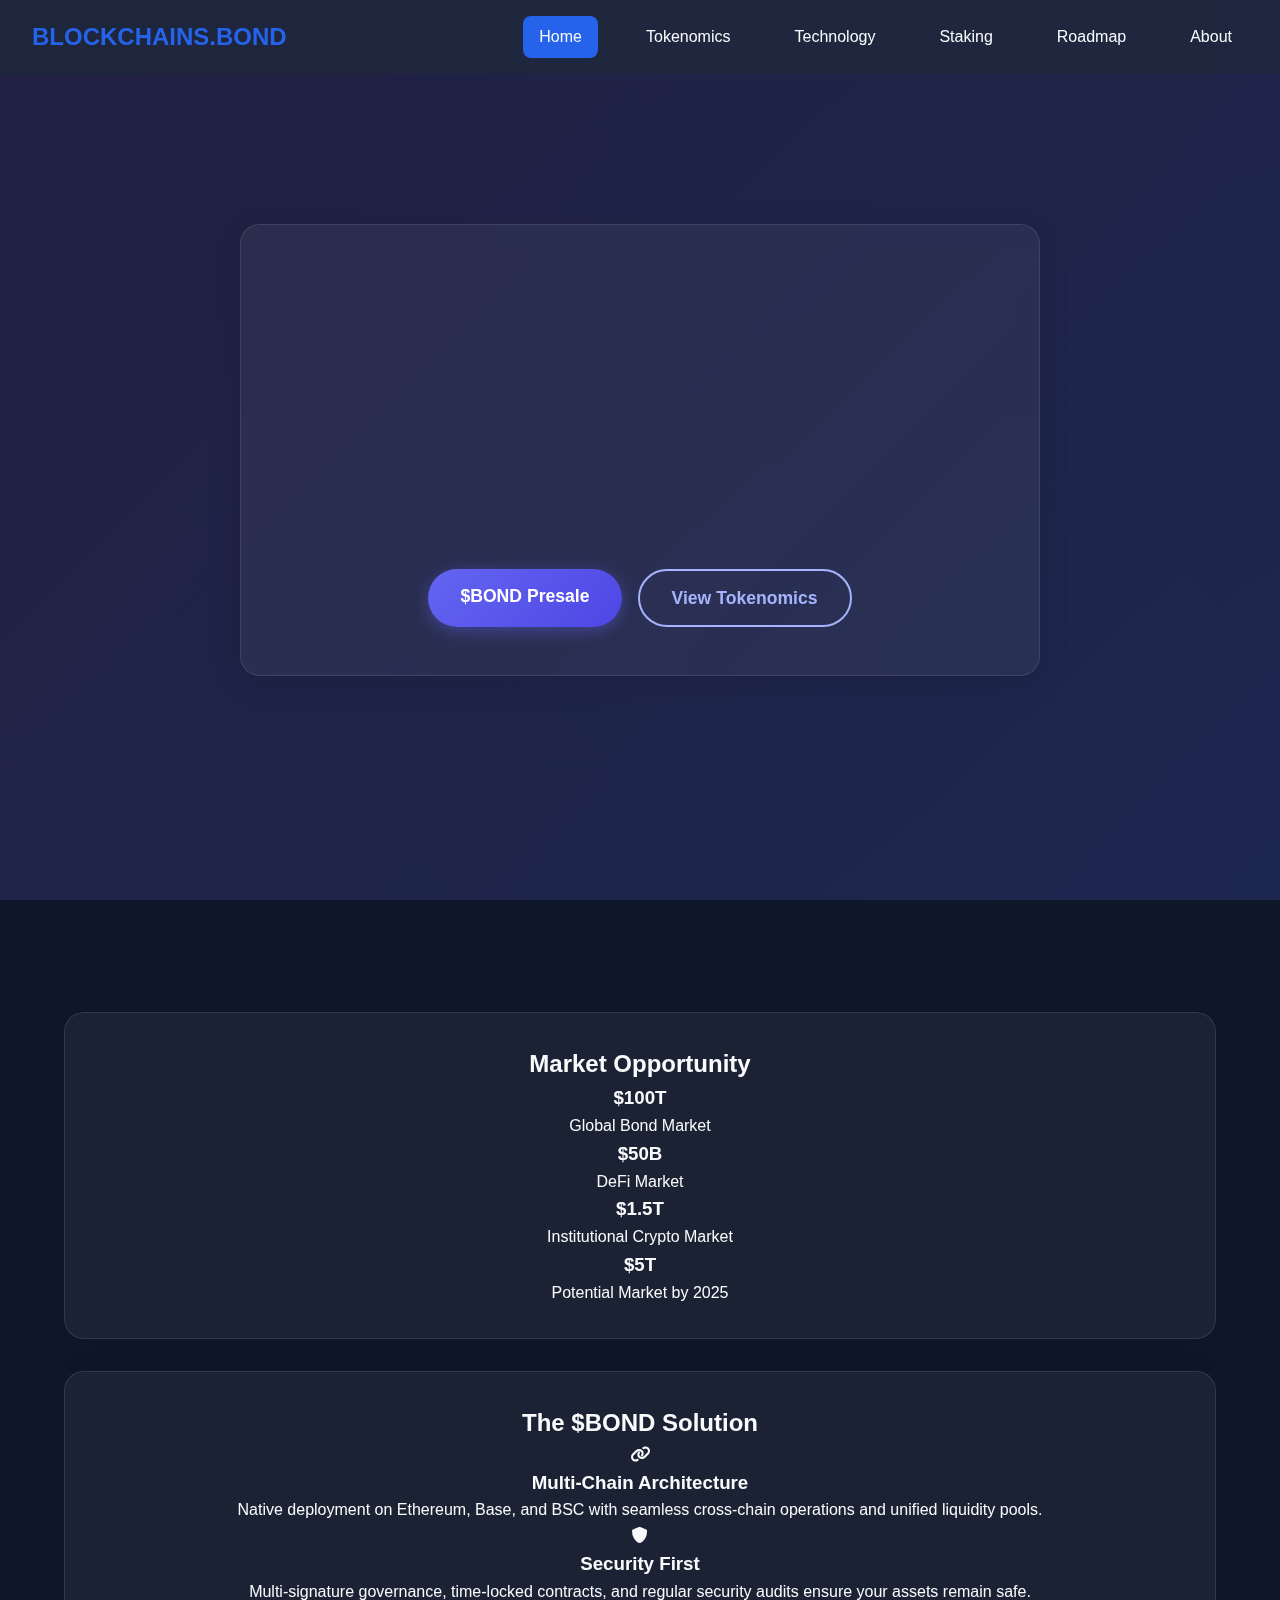
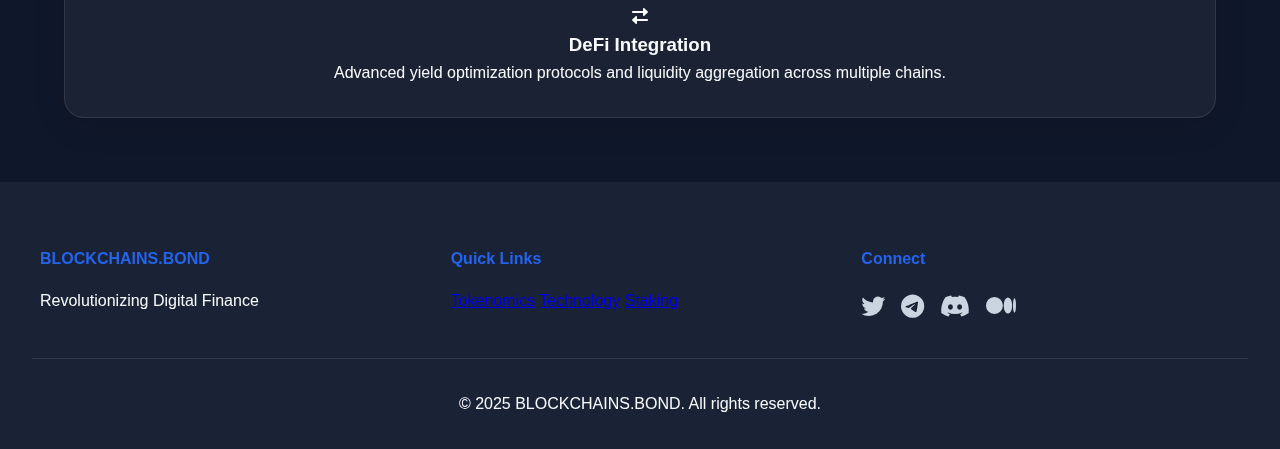
<file: index.html>
<!DOCTYPE html>
<html lang="en">
<head>
    <meta charset="UTF-8">
    <meta name="viewport" content="width=device-width, initial-scale=1.0">
    <title>BLOCKCHAINS.BOND - Revolutionary Digital Finance Protocol</title>
    <link rel="stylesheet" href="style.css">
    <link rel="stylesheet" href="https://cdnjs.cloudflare.com/ajax/libs/font-awesome/6.0.0/css/all.min.css">
</head>
<body>
    <div class="background-animation"></div>
    
    <nav class="navbar">
        <div class="nav-logo">
            <span>BLOCKCHAINS.BOND</span>
        </div>
        <div class="nav-links">
            <a href="index.html" class="active">Home</a>
            <a href="tokenomics.html">Tokenomics</a>
            <a href="technology.html">Technology</a>
            <a href="staking.html">Staking</a>
            <a href="roadmap.html">Roadmap</a>
            <a href="about.html">About</a>
        </div>
        <div class="mobile-menu-btn">
            <span></span>
            <span></span>
            <span></span>
        </div>
    </nav>

    <header class="hero">
        <div class="glass-container">
            <h1 class="animate-text">The Future of Digital Finance</h1>
            <p class="animate-text-delay">Pioneering the next evolution in digital finance with the first truly integrated, multi-chain bond and financial instruments protocol.</p>
            <div class="cta-buttons">
                <a href="presale.html" class="primary-btn">$BOND Presale</a>
                <a href="tokenomics.html" class="secondary-btn">View Tokenomics</a>
            </div>
        </div>
    </header>

    <main>
        <section id="market-opportunity" class="glass-section">
            <div class="section-content">
                <h2>Market Opportunity</h2>
                <div class="stats-grid">
                    <div class="stat-card">
                        <h3>$100T</h3>
                        <p>Global Bond Market</p>
                    </div>
                    <div class="stat-card">
                        <h3>$50B</h3>
                        <p>DeFi Market</p>
                    </div>
                    <div class="stat-card">
                        <h3>$1.5T</h3>
                        <p>Institutional Crypto Market</p>
                    </div>
                    <div class="stat-card">
                        <h3>$5T</h3>
                        <p>Potential Market by 2025</p>
                    </div>
                </div>
            </div>
        </section>

        <section id="solution" class="glass-section">
            <div class="section-content">
                <h2>The $BOND Solution</h2>
                <div class="features-grid">
                    <div class="feature-card">
                        <i class="fas fa-link"></i>
                        <h3>Multi-Chain Architecture</h3>
                        <p>Native deployment on Ethereum, Base, and BSC with seamless cross-chain operations and unified liquidity pools.</p>
                    </div>
                    <div class="feature-card">
                        <i class="fas fa-shield-alt"></i>
                        <h3>Security First</h3>
                        <p>Multi-signature governance, time-locked contracts, and regular security audits ensure your assets remain safe.</p>
                    </div>
                    <div class="feature-card">
                        <i class="fas fa-exchange-alt"></i>
                        <h3>DeFi Integration</h3>
                        <p>Advanced yield optimization protocols and liquidity aggregation across multiple chains.</p>
                    </div>
                </div>
            </div>
        </section>
    </main>

    <footer>
        <div class="footer-content">
            <div class="footer-section">
                <h4>BLOCKCHAINS.BOND</h4>
                <p>Revolutionizing Digital Finance</p>
            </div>
            <div class="footer-section">
                <h4>Quick Links</h4>
                <a href="tokenomics.html">Tokenomics</a>
                <a href="technology.html">Technology</a>
                <a href="staking.html">Staking</a>
            </div>
            <div class="footer-section">
                <h4>Connect</h4>
                <div class="social-links">
                    <a href="#"><i class="fab fa-twitter"></i></a>
                    <a href="#"><i class="fab fa-telegram"></i></a>
                    <a href="#"><i class="fab fa-discord"></i></a>
                    <a href="#"><i class="fab fa-medium"></i></a>
                </div>
            </div>
        </div>
        <div class="footer-bottom">
            <p>&copy; 2025 BLOCKCHAINS.BOND. All rights reserved.</p>
        </div>
    </footer>

    <script src="script.js"></script>
</body>
</html>
</file>
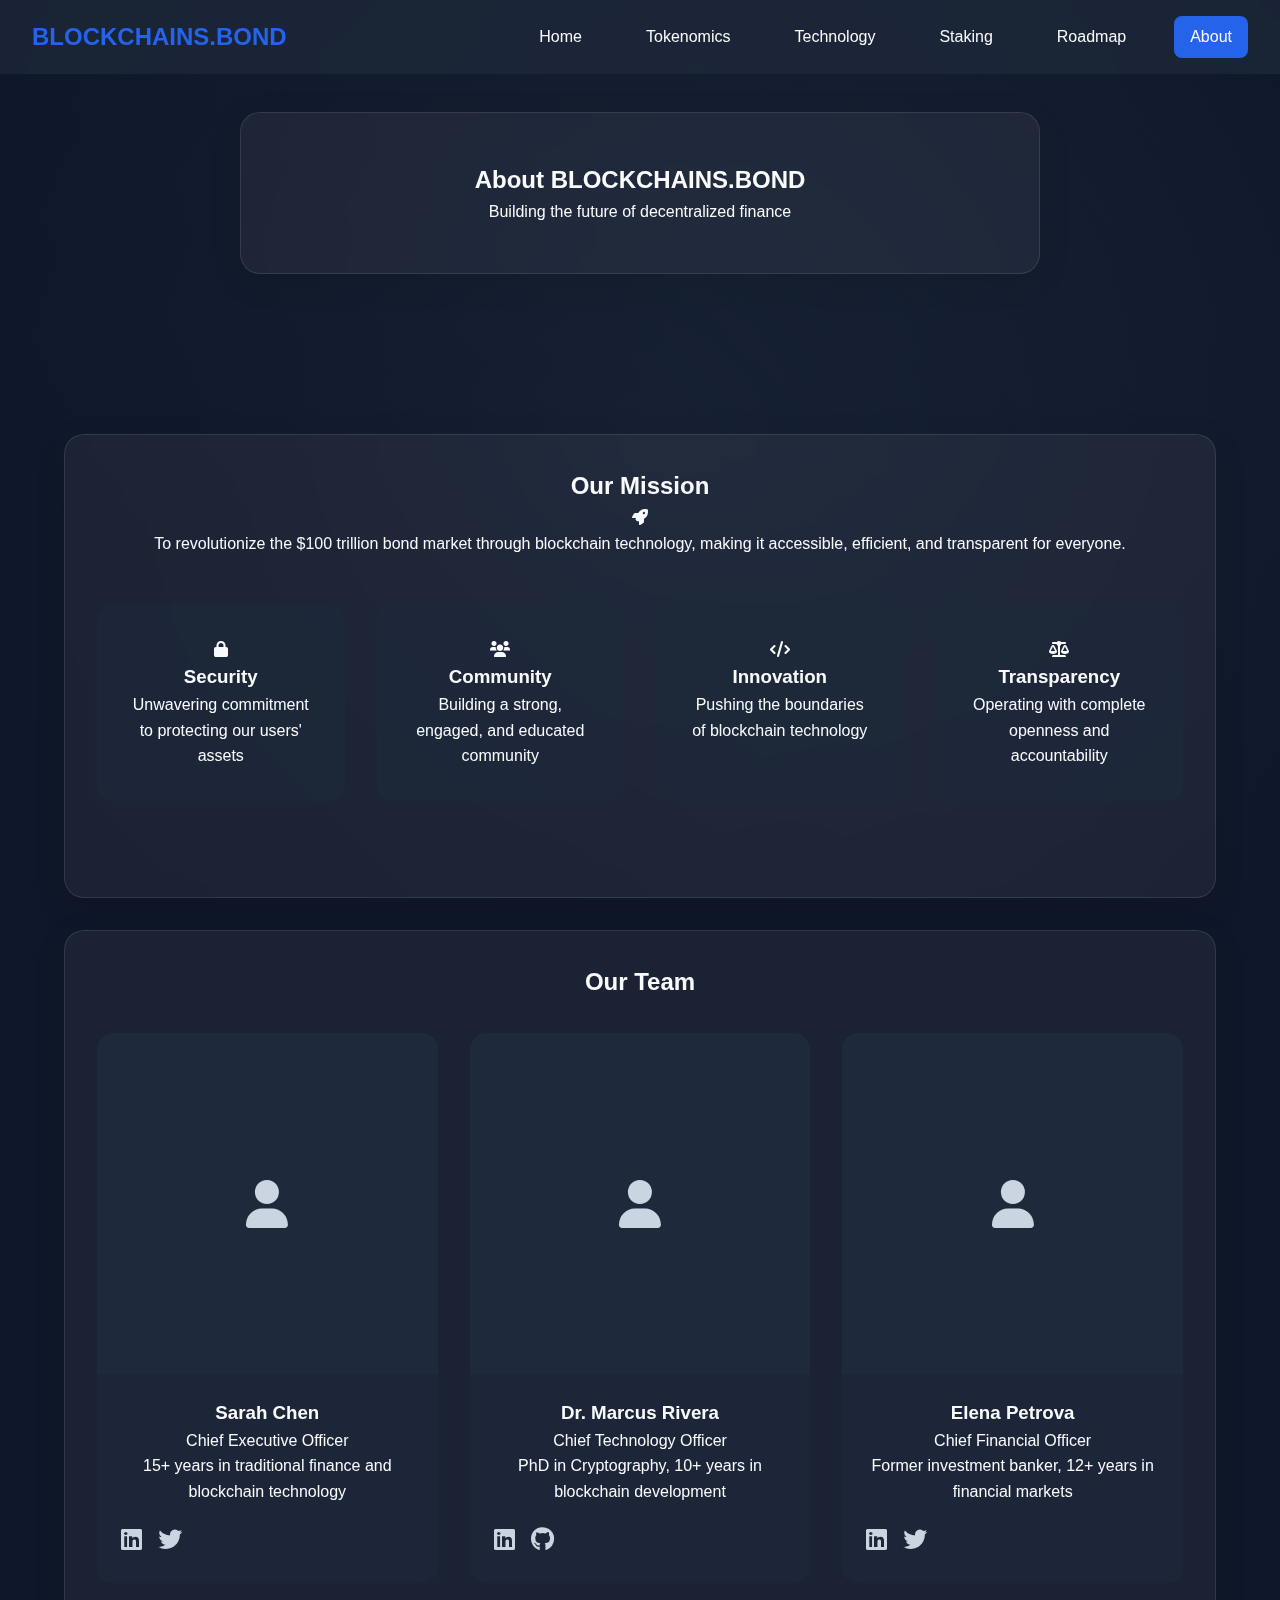
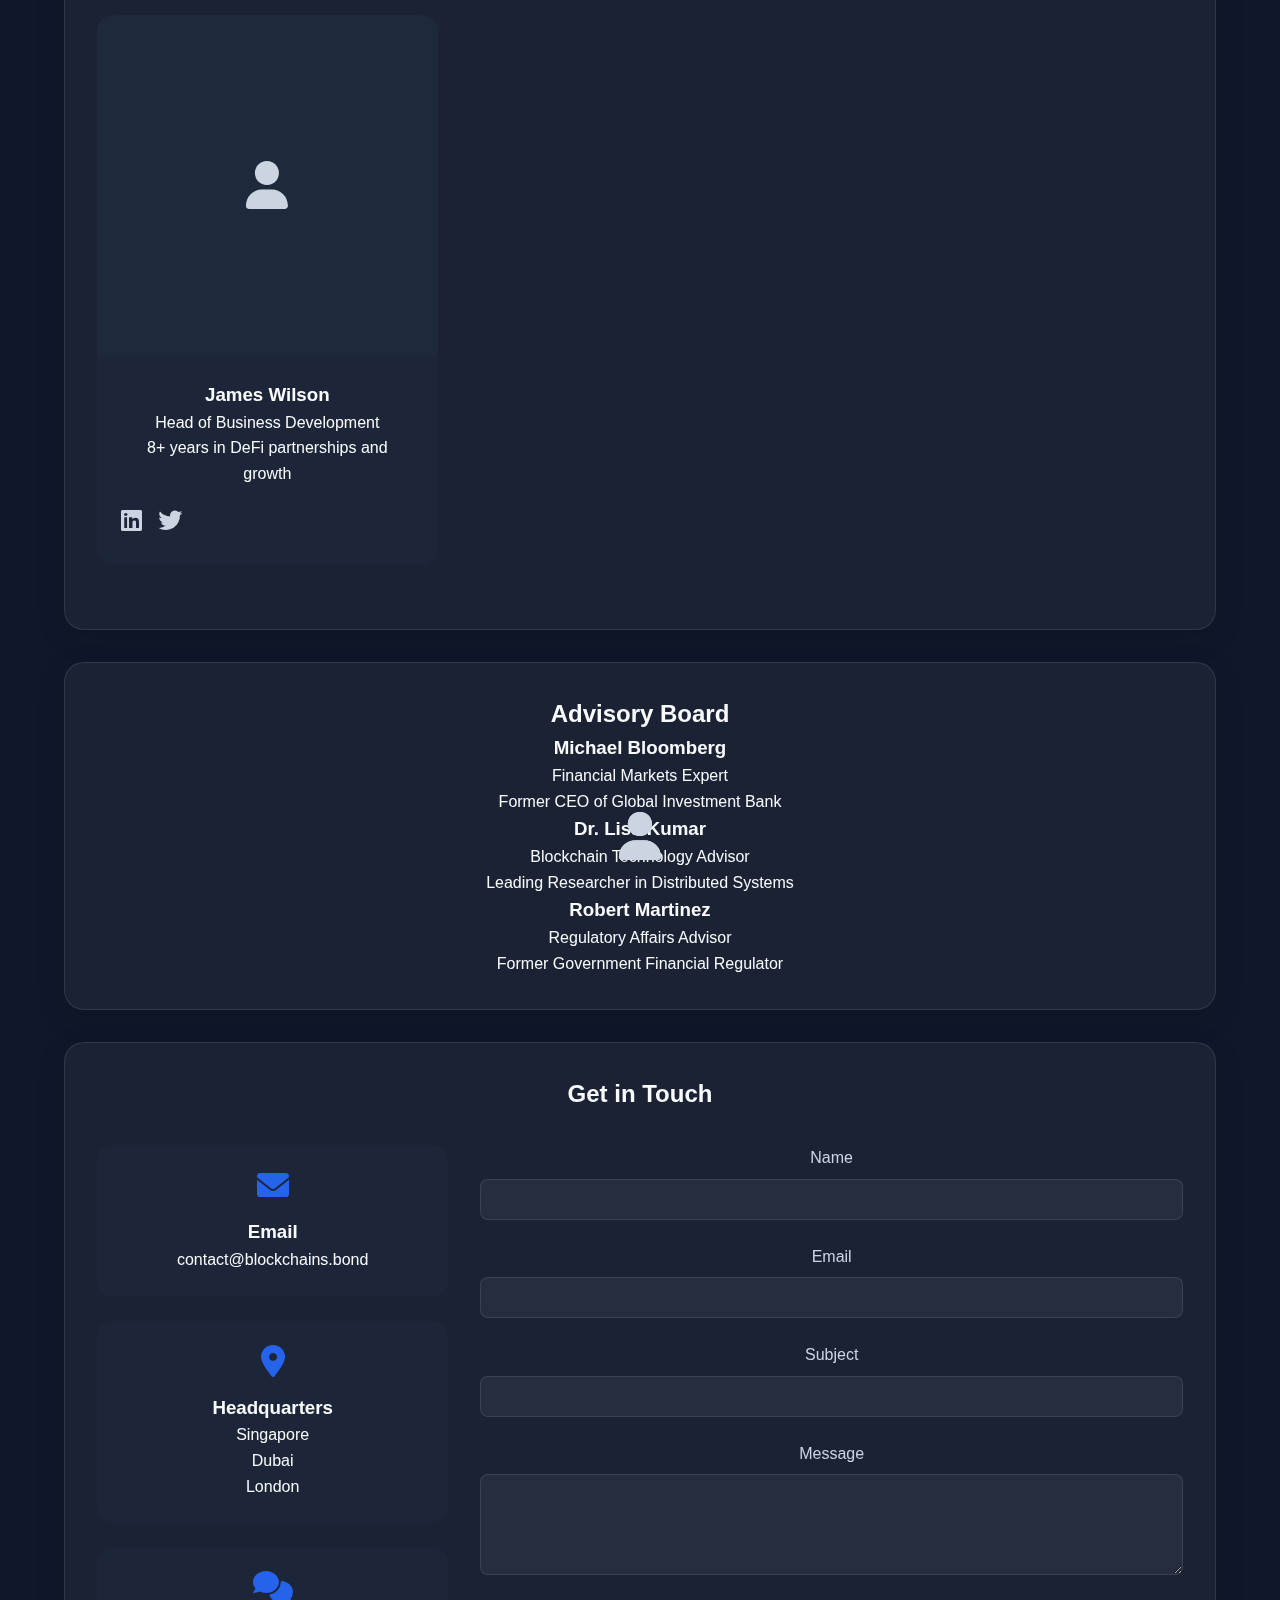
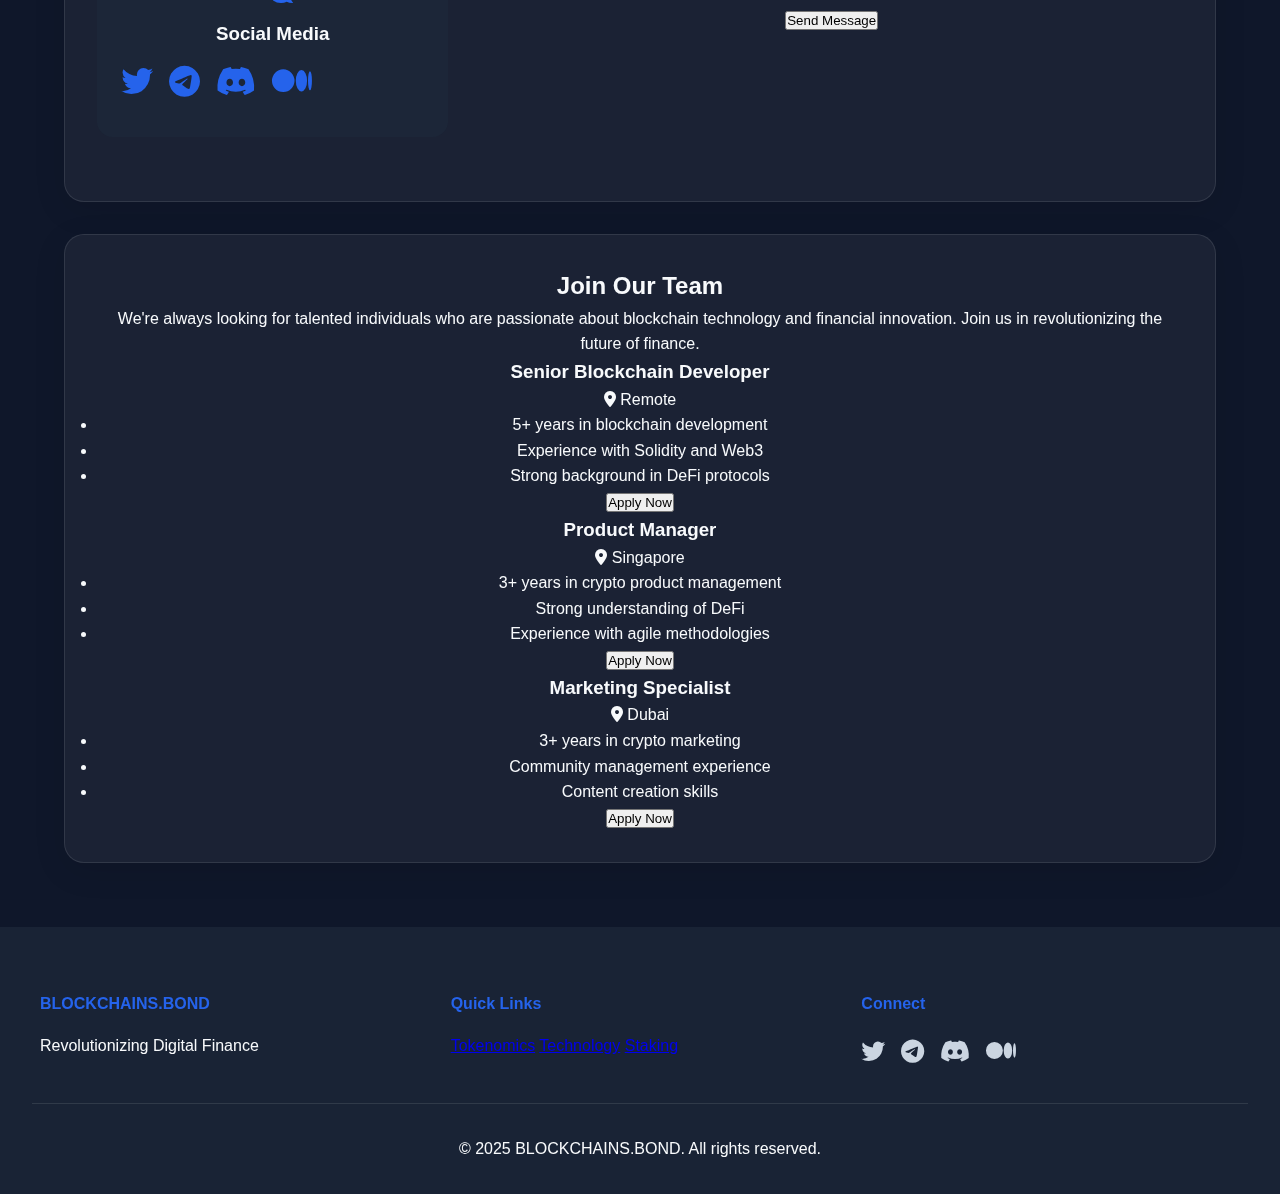
<file: about.html>
<!DOCTYPE html>
<html lang="en">
<head>
    <meta charset="UTF-8">
    <meta name="viewport" content="width=device-width, initial-scale=1.0">
    <title>About Us - BLOCKCHAINS.BOND</title>
    <link rel="stylesheet" href="style.css">
    <link rel="stylesheet" href="https://cdnjs.cloudflare.com/ajax/libs/font-awesome/6.0.0/css/all.min.css">
</head>
<body>
    <div class="background-animation"></div>
    
    <nav class="navbar">
        <div class="nav-logo">
            <span>BLOCKCHAINS.BOND</span>
        </div>
        <div class="nav-links">
            <a href="index.html">Home</a>
            <a href="tokenomics.html">Tokenomics</a>
            <a href="technology.html">Technology</a>
            <a href="staking.html">Staking</a>
            <a href="roadmap.html">Roadmap</a>
            <a href="about.html" class="active">About</a>
        </div>
        <div class="mobile-menu-btn">
            <span></span>
            <span></span>
            <span></span>
        </div>
    </nav>

    <header class="page-header">
        <div class="glass-container">
            <h2>About BLOCKCHAINS.BOND</h2>
            <p>Building the future of decentralized finance</p>
        </div>
    </header>

    <main>
        <section id="mission" class="glass-section">
            <div class="section-content">
                <h2>Our Mission</h2>
                <div class="mission-container animate-on-scroll">
                    <div class="mission-card">
                        <i class="fas fa-rocket"></i>
                        <p>To revolutionize the $100 trillion bond market through blockchain technology, making it accessible, efficient, and transparent for everyone.</p>
                    </div>
                    <div class="values-grid">
                        <div class="value-card">
                            <i class="fas fa-lock"></i>
                            <h3>Security</h3>
                            <p>Unwavering commitment to protecting our users' assets</p>
                        </div>
                        <div class="value-card">
                            <i class="fas fa-users"></i>
                            <h3>Community</h3>
                            <p>Building a strong, engaged, and educated community</p>
                        </div>
                        <div class="value-card">
                            <i class="fas fa-code"></i>
                            <h3>Innovation</h3>
                            <p>Pushing the boundaries of blockchain technology</p>
                        </div>
                        <div class="value-card">
                            <i class="fas fa-balance-scale"></i>
                            <h3>Transparency</h3>
                            <p>Operating with complete openness and accountability</p>
                        </div>
                    </div>
                </div>
            </div>
        </section>

        <section id="team" class="glass-section">
            <div class="section-content">
                <h2>Our Team</h2>
                <div class="team-grid">
                    <div class="team-card animate-on-scroll">
                        <div class="member-image">
                            <div class="placeholder-image">
                                <i class="fas fa-user"></i>
                            </div>
                        </div>
                        <div class="member-info">
                            <h3>Sarah Chen</h3>
                            <span class="position">Chief Executive Officer</span>
                            <p>15+ years in traditional finance and blockchain technology</p>
                            <div class="social-links">
                                <a href="#"><i class="fab fa-linkedin"></i></a>
                                <a href="#"><i class="fab fa-twitter"></i></a>
                            </div>
                        </div>
                    </div>

                    <div class="team-card animate-on-scroll">
                        <div class="member-image">
                            <div class="placeholder-image">
                                <i class="fas fa-user"></i>
                            </div>
                        </div>
                        <div class="member-info">
                            <h3>Dr. Marcus Rivera</h3>
                            <span class="position">Chief Technology Officer</span>
                            <p>PhD in Cryptography, 10+ years in blockchain development</p>
                            <div class="social-links">
                                <a href="#"><i class="fab fa-linkedin"></i></a>
                                <a href="#"><i class="fab fa-github"></i></a>
                            </div>
                        </div>
                    </div>

                    <div class="team-card animate-on-scroll">
                        <div class="member-image">
                            <div class="placeholder-image">
                                <i class="fas fa-user"></i>
                            </div>
                        </div>
                        <div class="member-info">
                            <h3>Elena Petrova</h3>
                            <span class="position">Chief Financial Officer</span>
                            <p>Former investment banker, 12+ years in financial markets</p>
                            <div class="social-links">
                                <a href="#"><i class="fab fa-linkedin"></i></a>
                                <a href="#"><i class="fab fa-twitter"></i></a>
                            </div>
                        </div>
                    </div>

                    <div class="team-card animate-on-scroll">
                        <div class="member-image">
                            <div class="placeholder-image">
                                <i class="fas fa-user"></i>
                            </div>
                        </div>
                        <div class="member-info">
                            <h3>James Wilson</h3>
                            <span class="position">Head of Business Development</span>
                            <p>8+ years in DeFi partnerships and growth</p>
                            <div class="social-links">
                                <a href="#"><i class="fab fa-linkedin"></i></a>
                                <a href="#"><i class="fab fa-twitter"></i></a>
                            </div>
                        </div>
                    </div>
                </div>
            </div>
        </section>

        <section id="advisors" class="glass-section">
            <div class="section-content">
                <h2>Advisory Board</h2>
                <div class="advisors-grid">
                    <div class="advisor-card animate-on-scroll">
                        <div class="advisor-image">
                            <div class="placeholder-image">
                                <i class="fas fa-user"></i>
                            </div>
                        </div>
                        <h3>Michael Bloomberg</h3>
                        <span class="position">Financial Markets Expert</span>
                        <p>Former CEO of Global Investment Bank</p>
                    </div>

                    <div class="advisor-card animate-on-scroll">
                        <div class="advisor-image">
                            <div class="placeholder-image">
                                <i class="fas fa-user"></i>
                            </div>
                        </div>
                        <h3>Dr. Lisa Kumar</h3>
                        <span class="position">Blockchain Technology Advisor</span>
                        <p>Leading Researcher in Distributed Systems</p>
                    </div>

                    <div class="advisor-card animate-on-scroll">
                        <div class="advisor-image">
                            <div class="placeholder-image">
                                <i class="fas fa-user"></i>
                            </div>
                        </div>
                        <h3>Robert Martinez</h3>
                        <span class="position">Regulatory Affairs Advisor</span>
                        <p>Former Government Financial Regulator</p>
                    </div>
                </div>
            </div>
        </section>

        <section id="contact" class="glass-section">
            <div class="section-content">
                <h2>Get in Touch</h2>
                <div class="contact-container">
                    <div class="contact-info">
                        <div class="info-card">
                            <i class="fas fa-envelope"></i>
                            <h3>Email</h3>
                            <p>contact@blockchains.bond</p>
                        </div>
                        <div class="info-card">
                            <i class="fas fa-location-dot"></i>
                            <h3>Headquarters</h3>
                            <p>Singapore<br>Dubai<br>London</p>
                        </div>
                        <div class="info-card">
                            <i class="fas fa-comments"></i>
                            <h3>Social Media</h3>
                            <div class="social-links">
                                <a href="#"><i class="fab fa-twitter"></i></a>
                                <a href="#"><i class="fab fa-telegram"></i></a>
                                <a href="#"><i class="fab fa-discord"></i></a>
                                <a href="#"><i class="fab fa-medium"></i></a>
                            </div>
                        </div>
                    </div>
                    <form class="contact-form">
                        <div class="form-group">
                            <label for="name">Name</label>
                            <input type="text" id="name" required>
                        </div>
                        <div class="form-group">
                            <label for="email">Email</label>
                            <input type="email" id="email" required>
                        </div>
                        <div class="form-group">
                            <label for="subject">Subject</label>
                            <input type="text" id="subject" required>
                        </div>
                        <div class="form-group">
                            <label for="message">Message</label>
                            <textarea id="message" rows="5" required></textarea>
                        </div>
                        <button type="submit" class="submit-btn">Send Message</button>
                    </form>
                </div>
            </div>
        </section>

        <section id="careers" class="glass-section">
            <div class="section-content">
                <h2>Join Our Team</h2>
                <div class="careers-container">
                    <div class="careers-intro animate-on-scroll">
                        <p>We're always looking for talented individuals who are passionate about blockchain technology and financial innovation. Join us in revolutionizing the future of finance.</p>
                    </div>
                    <div class="positions-grid">
                        <div class="position-card animate-on-scroll">
                            <h3>Senior Blockchain Developer</h3>
                            <span class="location"><i class="fas fa-location-dot"></i> Remote</span>
                            <ul>
                                <li>5+ years in blockchain development</li>
                                <li>Experience with Solidity and Web3</li>
                                <li>Strong background in DeFi protocols</li>
                            </ul>
                            <button class="apply-btn">Apply Now</button>
                        </div>
                        <div class="position-card animate-on-scroll">
                            <h3>Product Manager</h3>
                            <span class="location"><i class="fas fa-location-dot"></i> Singapore</span>
                            <ul>
                                <li>3+ years in crypto product management</li>
                                <li>Strong understanding of DeFi</li>
                                <li>Experience with agile methodologies</li>
                            </ul>
                            <button class="apply-btn">Apply Now</button>
                        </div>
                        <div class="position-card animate-on-scroll">
                            <h3>Marketing Specialist</h3>
                            <span class="location"><i class="fas fa-location-dot"></i> Dubai</span>
                            <ul>
                                <li>3+ years in crypto marketing</li>
                                <li>Community management experience</li>
                                <li>Content creation skills</li>
                            </ul>
                            <button class="apply-btn">Apply Now</button>
                        </div>
                    </div>
                </div>
            </div>
        </section>
    </main>

    <footer>
        <div class="footer-content">
            <div class="footer-section">
                <h4>BLOCKCHAINS.BOND</h4>
                <p>Revolutionizing Digital Finance</p>
            </div>
            <div class="footer-section">
                <h4>Quick Links</h4>
                <a href="tokenomics.html">Tokenomics</a>
                <a href="technology.html">Technology</a>
                <a href="staking.html">Staking</a>
            </div>
            <div class="footer-section">
                <h4>Connect</h4>
                <div class="social-links">
                    <a href="#"><i class="fab fa-twitter"></i></a>
                    <a href="#"><i class="fab fa-telegram"></i></a>
                    <a href="#"><i class="fab fa-discord"></i></a>
                    <a href="#"><i class="fab fa-medium"></i></a>
                </div>
            </div>
        </div>
        <div class="footer-bottom">
            <p>&copy; 2025 BLOCKCHAINS.BOND. All rights reserved.</p>
        </div>
    </footer>

    <script src="script.js"></script>
    <script src="about.js"></script>
</body>
</html>
</file>
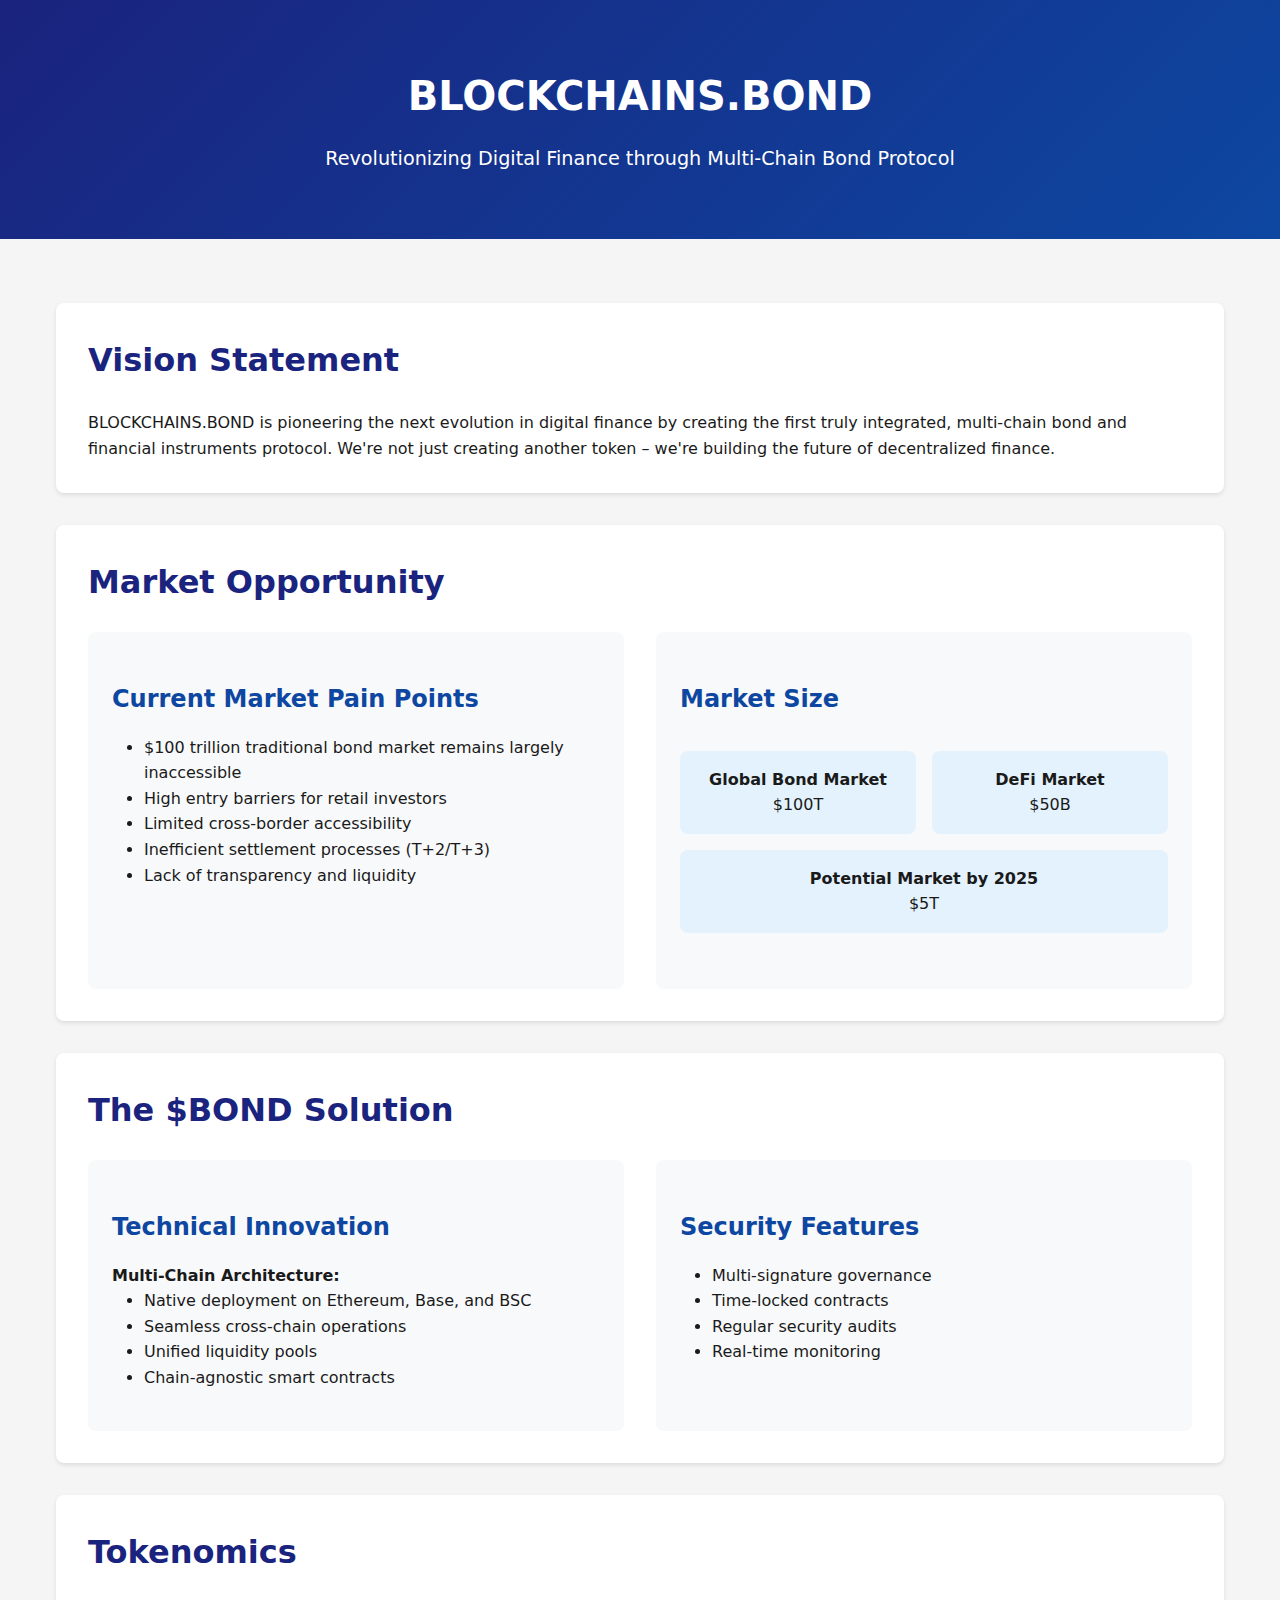
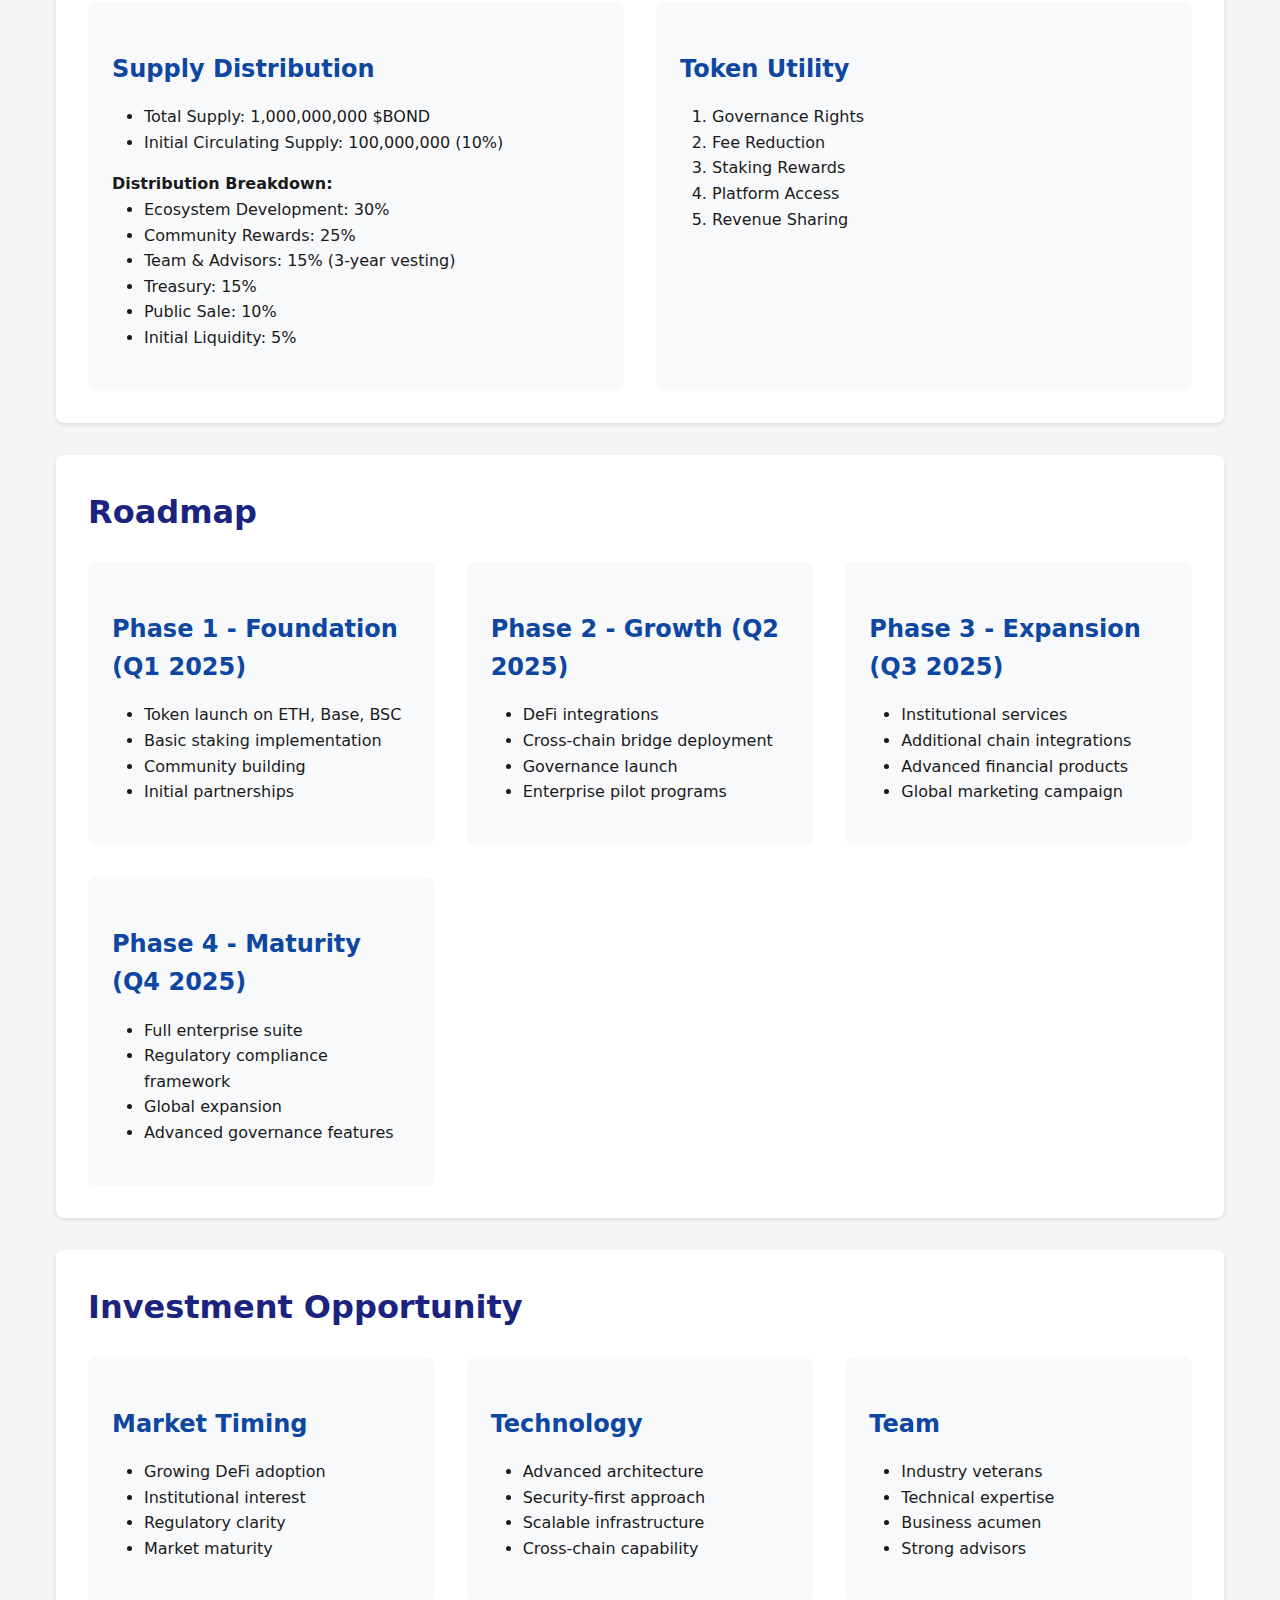
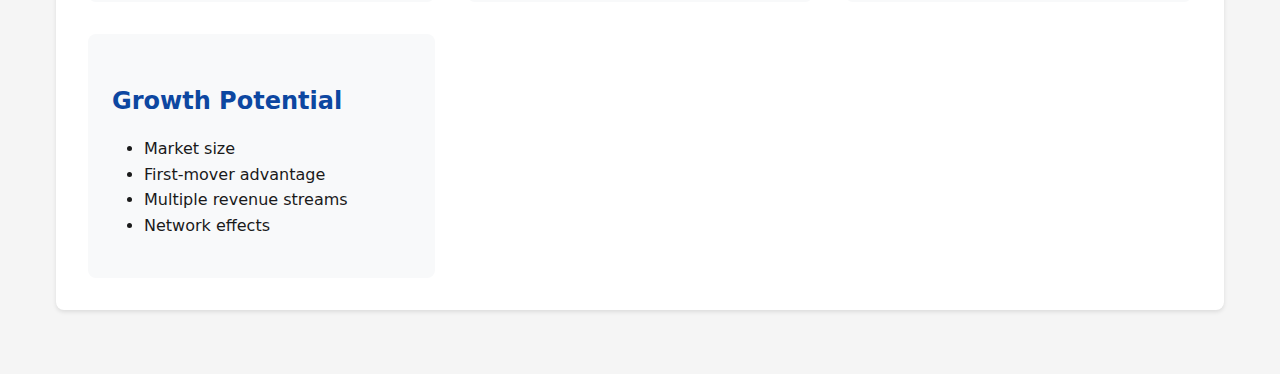
<file: learn-more.html>
<!DOCTYPE html>
<html>
<head>
    <meta charset="UTF-8">
    <meta name="viewport" content="width=device-width, initial-scale=1.0">
    <title>BLOCKCHAINS.BOND - Learn More</title>
    <style>
        * {
            margin: 0;
            padding: 0;
            box-sizing: border-box;
        }
        
        body {
            font-family: system-ui, -apple-system, sans-serif;
            line-height: 1.6;
            color: #1a1a1a;
            background: #f5f5f5;
        }

        .container {
            max-width: 1200px;
            margin: 0 auto;
            padding: 2rem 1rem;
        }

        .hero {
            background: linear-gradient(135deg, #1a237e 0%, #0d47a1 100%);
            color: white;
            padding: 4rem 1rem;
            text-align: center;
        }

        .hero h1 {
            font-size: 2.5rem;
            margin-bottom: 1rem;
        }

        .hero p {
            font-size: 1.2rem;
            max-width: 800px;
            margin: 0 auto;
        }

        .section {
            background: white;
            border-radius: 8px;
            padding: 2rem;
            margin: 2rem 0;
            box-shadow: 0 2px 4px rgba(0,0,0,0.1);
        }

        h2 {
            color: #1a237e;
            margin-bottom: 1.5rem;
            font-size: 2rem;
        }

        h3 {
            color: #0d47a1;
            margin: 1.5rem 0 1rem;
            font-size: 1.5rem;
        }

        ul, ol {
            margin-left: 2rem;
            margin-bottom: 1rem;
        }

        .grid {
            display: grid;
            grid-template-columns: repeat(auto-fit, minmax(300px, 1fr));
            gap: 2rem;
        }

        .card {
            background: #f8f9fa;
            border-radius: 8px;
            padding: 1.5rem;
        }

        .code-block {
            background: #1e1e1e;
            color: #d4d4d4;
            padding: 1rem;
            border-radius: 4px;
            overflow-x: auto;
            margin: 1rem 0;
        }

        .stats {
            display: flex;
            flex-wrap: wrap;
            gap: 1rem;
            justify-content: space-between;
            margin: 2rem 0;
        }

        .stat-card {
            background: #e3f2fd;
            padding: 1rem;
            border-radius: 8px;
            flex: 1;
            min-width: 200px;
            text-align: center;
        }

        @media (max-width: 768px) {
            .hero h1 {
                font-size: 2rem;
            }
            
            .section {
                padding: 1.5rem;
            }
            
            .grid {
                grid-template-columns: 1fr;
            }
        }
    </style>
</head>
<body>
    <div class="hero">
        <h1>BLOCKCHAINS.BOND</h1>
        <p>Revolutionizing Digital Finance through Multi-Chain Bond Protocol</p>
    </div>

    <div class="container">
        <section class="section">
            <h2>Vision Statement</h2>
            <p>BLOCKCHAINS.BOND is pioneering the next evolution in digital finance by creating the first truly integrated, multi-chain bond and financial instruments protocol. We're not just creating another token – we're building the future of decentralized finance.</p>
        </section>

        <section class="section">
            <h2>Market Opportunity</h2>
            <div class="grid">
                <div class="card">
                    <h3>Current Market Pain Points</h3>
                    <ul>
                        <li>$100 trillion traditional bond market remains largely inaccessible</li>
                        <li>High entry barriers for retail investors</li>
                        <li>Limited cross-border accessibility</li>
                        <li>Inefficient settlement processes (T+2/T+3)</li>
                        <li>Lack of transparency and liquidity</li>
                    </ul>
                </div>
                <div class="card">
                    <h3>Market Size</h3>
                    <div class="stats">
                        <div class="stat-card">
                            <h4>Global Bond Market</h4>
                            <p>$100T</p>
                        </div>
                        <div class="stat-card">
                            <h4>DeFi Market</h4>
                            <p>$50B</p>
                        </div>
                        <div class="stat-card">
                            <h4>Potential Market by 2025</h4>
                            <p>$5T</p>
                        </div>
                    </div>
                </div>
            </div>
        </section>

        <section class="section">
            <h2>The $BOND Solution</h2>
            <div class="grid">
                <div class="card">
                    <h3>Technical Innovation</h3>
                    <h4>Multi-Chain Architecture:</h4>
                    <ul>
                        <li>Native deployment on Ethereum, Base, and BSC</li>
                        <li>Seamless cross-chain operations</li>
                        <li>Unified liquidity pools</li>
                        <li>Chain-agnostic smart contracts</li>
                    </ul>
                </div>
                <div class="card">
                    <h3>Security Features</h3>
                    <ul>
                        <li>Multi-signature governance</li>
                        <li>Time-locked contracts</li>
                        <li>Regular security audits</li>
                        <li>Real-time monitoring</li>
                    </ul>
                </div>
            </div>
        </section>

        <section class="section">
            <h2>Tokenomics</h2>
            <div class="grid">
                <div class="card">
                    <h3>Supply Distribution</h3>
                    <ul>
                        <li>Total Supply: 1,000,000,000 $BOND</li>
                        <li>Initial Circulating Supply: 100,000,000 (10%)</li>
                    </ul>
                    <h4>Distribution Breakdown:</h4>
                    <ul>
                        <li>Ecosystem Development: 30%</li>
                        <li>Community Rewards: 25%</li>
                        <li>Team & Advisors: 15% (3-year vesting)</li>
                        <li>Treasury: 15%</li>
                        <li>Public Sale: 10%</li>
                        <li>Initial Liquidity: 5%</li>
                    </ul>
                </div>
                <div class="card">
                    <h3>Token Utility</h3>
                    <ol>
                        <li>Governance Rights</li>
                        <li>Fee Reduction</li>
                        <li>Staking Rewards</li>
                        <li>Platform Access</li>
                        <li>Revenue Sharing</li>
                    </ol>
                </div>
            </div>
        </section>

        <section class="section">
            <h2>Roadmap</h2>
            <div class="grid">
                <div class="card">
                    <h3>Phase 1 - Foundation (Q1 2025)</h3>
                    <ul>
                        <li>Token launch on ETH, Base, BSC</li>
                        <li>Basic staking implementation</li>
                        <li>Community building</li>
                        <li>Initial partnerships</li>
                    </ul>
                </div>
                <div class="card">
                    <h3>Phase 2 - Growth (Q2 2025)</h3>
                    <ul>
                        <li>DeFi integrations</li>
                        <li>Cross-chain bridge deployment</li>
                        <li>Governance launch</li>
                        <li>Enterprise pilot programs</li>
                    </ul>
                </div>
                <div class="card">
                    <h3>Phase 3 - Expansion (Q3 2025)</h3>
                    <ul>
                        <li>Institutional services</li>
                        <li>Additional chain integrations</li>
                        <li>Advanced financial products</li>
                        <li>Global marketing campaign</li>
                    </ul>
                </div>
                <div class="card">
                    <h3>Phase 4 - Maturity (Q4 2025)</h3>
                    <ul>
                        <li>Full enterprise suite</li>
                        <li>Regulatory compliance framework</li>
                        <li>Global expansion</li>
                        <li>Advanced governance features</li>
                    </ul>
                </div>
            </div>
        </section>

        <section class="section">
            <h2>Investment Opportunity</h2>
            <div class="grid">
                <div class="card">
                    <h3>Market Timing</h3>
                    <ul>
                        <li>Growing DeFi adoption</li>
                        <li>Institutional interest</li>
                        <li>Regulatory clarity</li>
                        <li>Market maturity</li>
                    </ul>
                </div>
                <div class="card">
                    <h3>Technology</h3>
                    <ul>
                        <li>Advanced architecture</li>
                        <li>Security-first approach</li>
                        <li>Scalable infrastructure</li>
                        <li>Cross-chain capability</li>
                    </ul>
                </div>
                <div class="card">
                    <h3>Team</h3>
                    <ul>
                        <li>Industry veterans</li>
                        <li>Technical expertise</li>
                        <li>Business acumen</li>
                        <li>Strong advisors</li>
                    </ul>
                </div>
                <div class="card">
                    <h3>Growth Potential</h3>
                    <ul>
                        <li>Market size</li>
                        <li>First-mover advantage</li>
                        <li>Multiple revenue streams</li>
                        <li>Network effects</li>
                    </ul>
                </div>
            </div>
        </section>
    </div>
</body>
</html>
</file>
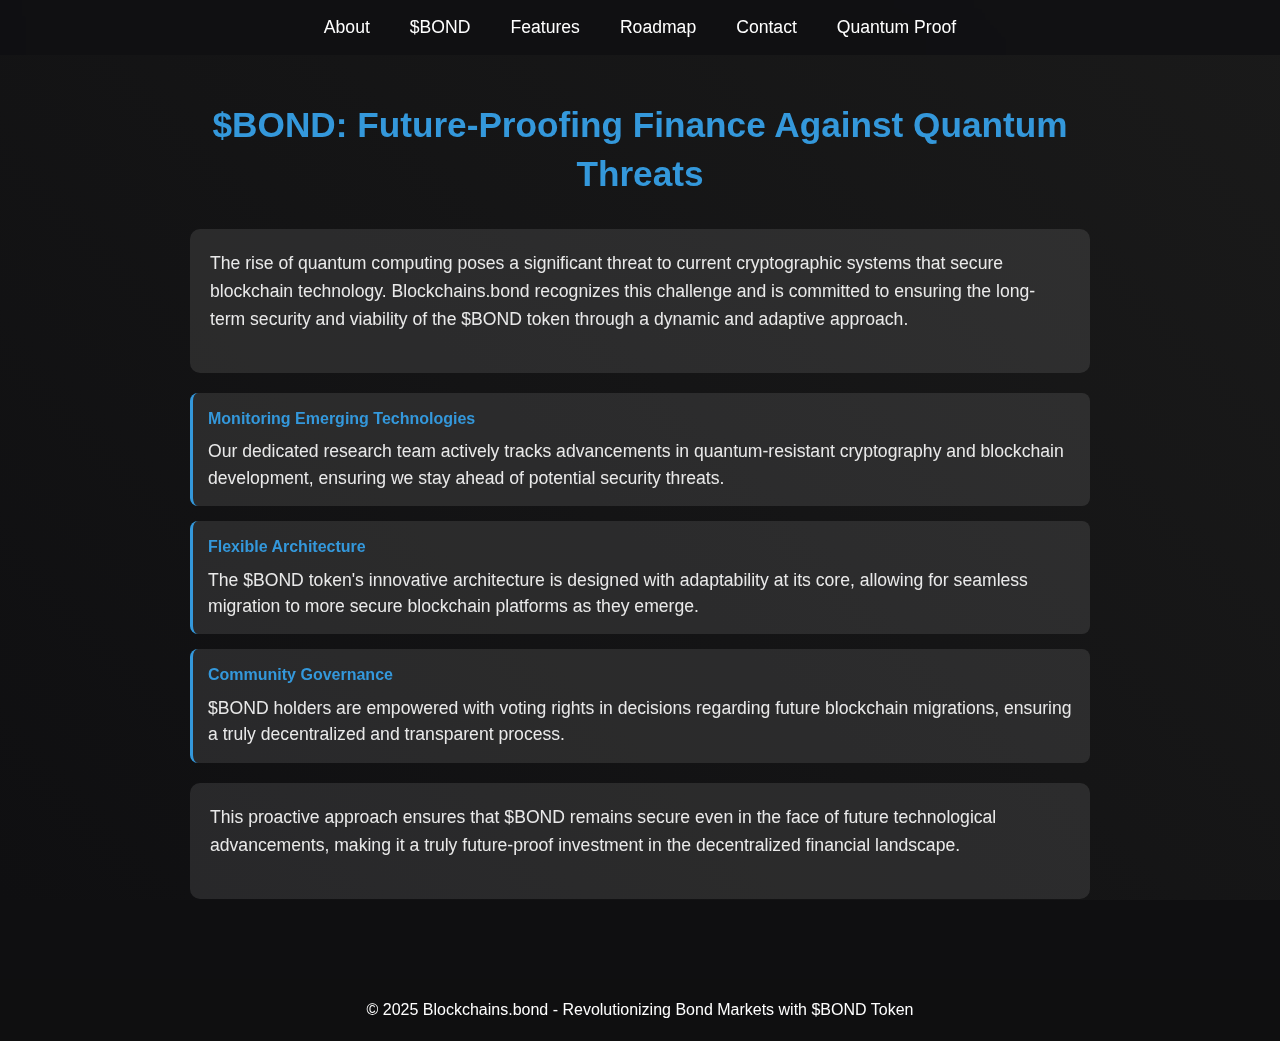
<file: quantum-proof.html>
<!DOCTYPE html>
<html lang="en">
<head>
    <meta charset="UTF-8">
    <meta name="viewport" content="width=device-width, initial-scale=1.0">
    <title>Blockchains.bond - Quantum Proof</title>
    <style>
        :root {
            --primary: #3498db;
            --accent: #2ecc71;
            --glass: rgba(255, 255, 255, 0.1);
            --glass-hover: rgba(255, 255, 255, 0.15);
        }

        * {
            margin: 0;
            padding: 0;
            box-sizing: border-box;
        }

        body {
            font-family: 'Segoe UI', sans-serif;
            margin: 0;
            background: #0f0f11;
            color: #fff;
            line-height: 1.4;
            overflow-x: hidden;
            scroll-behavior: smooth;
        }

        .animated-bg {
            position: fixed;
            width: 100vw;
            height: 100vh;
            z-index: -1;
        }

        .animated-bg::before {
            content: '';
            position: absolute;
            top: 0;
            left: 0;
            right: 0;
            bottom: 0;
            background: linear-gradient(45deg, #0f0f11, #1a1a1a);
            animation: bgAnimation 15s ease infinite;
        }

        @keyframes bgAnimation {
            0% { background-position: 0% 50%; }
            50% { background-position: 100% 50%; }
            100% { background-position: 0% 50%; }
        }

        header {
            background: rgba(15, 15, 17, 0.8);
            backdrop-filter: blur(10px);
            padding: 15px;
            position: fixed;
            top: 0;
            left: 0;
            width: 100%;
            z-index: 100;
            transition: all 0.3s ease;
        }

        nav {
            max-width: 1200px;
            margin: 0 auto;
        }

        nav ul {
            list-style: none;
            padding: 0;
            margin: 0;
            display: flex;
            justify-content: center;
            align-items: center;
            gap: 20px;
        }

        nav li {
            flex: 0 0 auto;
        }

        nav a {
            color: #fff;
            text-decoration: none;
            font-weight: 500;
            font-size: 1.1em;
            transition: all 0.3s ease;
            padding: 5px 10px;
            white-space: nowrap;
        }

        .container {
            max-width: 1200px;
            margin: 0 auto;
            padding: 0 20px;
        }

        .quantum-proof-content {
            max-width: 900px;
            margin: 0 auto;
            padding-top: 80px;
        }

        .quantum-proof-content p {
            margin-bottom: 20px;
            font-size: 1.1em;
            line-height: 1.6;
            color: rgba(255, 255, 255, 0.9);
            text-align: left;
            word-spacing: normal;
        }

        .section-title {
            font-size: 2.2em;
            margin-bottom: 30px;
            text-align: center;
            color: var(--primary);
            padding: 0 15px;
        }

        .feature {
            background: var(--glass);
            padding: 20px;
            border-radius: 10px;
            margin-bottom: 15px;
        }

        .feature h3 {
            color: var(--primary);
            margin-bottom: 10px;
            font-size: 1.3em;
        }

        .feature p {
            margin: 0;
            line-height: 1.5;
            word-spacing: normal;
        }

        .glass-card {
            background: var(--glass);
            border-radius: 10px;
            padding: 20px;
            margin-bottom: 20px;
        }

        .glass-card:hover {
            background: var(--glass-hover);
        }

        @media (max-width: 768px) {
            nav ul {
                gap: 15px;
            }

            nav a {
                font-size: 0.9em;
                padding: 5px 8px;
            }

            .quantum-proof-content {
                padding-top: 60px;
            }

            .section-title {
                font-size: 1.8em;
            }

            .feature {
                padding: 15px;
            }
        }

        @media (max-width: 480px) {
            nav ul {
                gap: 10px;
            }

            nav a {
                font-size: 0.8em;
                padding: 5px;
            }

            .section-title {
                font-size: 1.5em;
            }
        }

        #quantum-proof-section {
            padding: 20px;
        }

        .quantum-proof-content ul {
            list-style-type: none;
            padding: 0;
            margin: 20px 0;
        }

        .quantum-proof-content ul li {
            background: var(--glass);
            margin-bottom: 15px;
            padding: 15px;
            border-radius: 8px;
            border-left: 3px solid var(--primary);
        }

        .quantum-proof-content ul li b {
            display: block;
            color: var(--primary);
            margin-bottom: 8px;
        }

        .quantum-proof-content ul li p {
            margin: 0;
            line-height: 1.5;
            word-spacing: normal;
        }

        footer {
            background: rgba(15, 15, 17, 0.9);
            padding: 20px;
            text-align: center;
            margin-top: 40px;
        }
    </style>
</head>
<body>
    <div class="animated-bg"></div>

    <header>
        <nav>
            <ul>
                <li><a href="index.html#about">About</a></li>
                <li><a href="index.html#token">$BOND</a></li>
                <li><a href="index.html#features">Features</a></li>
                <li><a href="index.html#roadmap">Roadmap</a></li>
                <li><a href="index.html#contact">Contact</a></li>
                <li><a href="quantum-proof.html">Quantum Proof</a></li>
            </ul>
        </nav>
    </header>

    <section id="quantum-proof-section">
        <div class="container">
            <div class="quantum-proof-content">
                <h2 class="section-title">$BOND: Future-Proofing Finance Against Quantum Threats</h2>

                <div class="glass-card">
                    <p>The rise of quantum computing poses a significant threat to current cryptographic systems that secure blockchain technology. Blockchains.bond recognizes this challenge and is committed to ensuring the long-term security and viability of the $BOND token through a dynamic and adaptive approach.</p>
                </div>

                <ul>
                    <li>
                        <b>Monitoring Emerging Technologies</b>
                        <p>Our dedicated research team actively tracks advancements in quantum-resistant cryptography and blockchain development, ensuring we stay ahead of potential security threats.</p>
                    </li>
                    <li>
                        <b>Flexible Architecture</b>
                        <p>The $BOND token's innovative architecture is designed with adaptability at its core, allowing for seamless migration to more secure blockchain platforms as they emerge.</p>
                    </li>
                    <li>
                        <b>Community Governance</b>
                        <p>$BOND holders are empowered with voting rights in decisions regarding future blockchain migrations, ensuring a truly decentralized and transparent process.</p>
                    </li>
                </ul>

                <div class="glass-card">
                    <p>This proactive approach ensures that $BOND remains secure even in the face of future technological advancements, making it a truly future-proof investment in the decentralized financial landscape.</p>
                </div>
            </div>
        </div>
    </section>

    <footer>
        <p>&copy; 2025 Blockchains.bond - Revolutionizing Bond Markets with $BOND Token</p>
    </footer>

    <div class="gtranslate_wrapper"></div>
    <script>window.gtranslateSettings = {"default_language":"en","detect_browser_language":true,"languages":["en","fr","it","es"],"wrapper_selector":".gtranslate_wrapper"}</script>
    <script src="https://cdn.gtranslate.net/widgets/latest/float.js" defer></script>
</body>
</html>
</file>
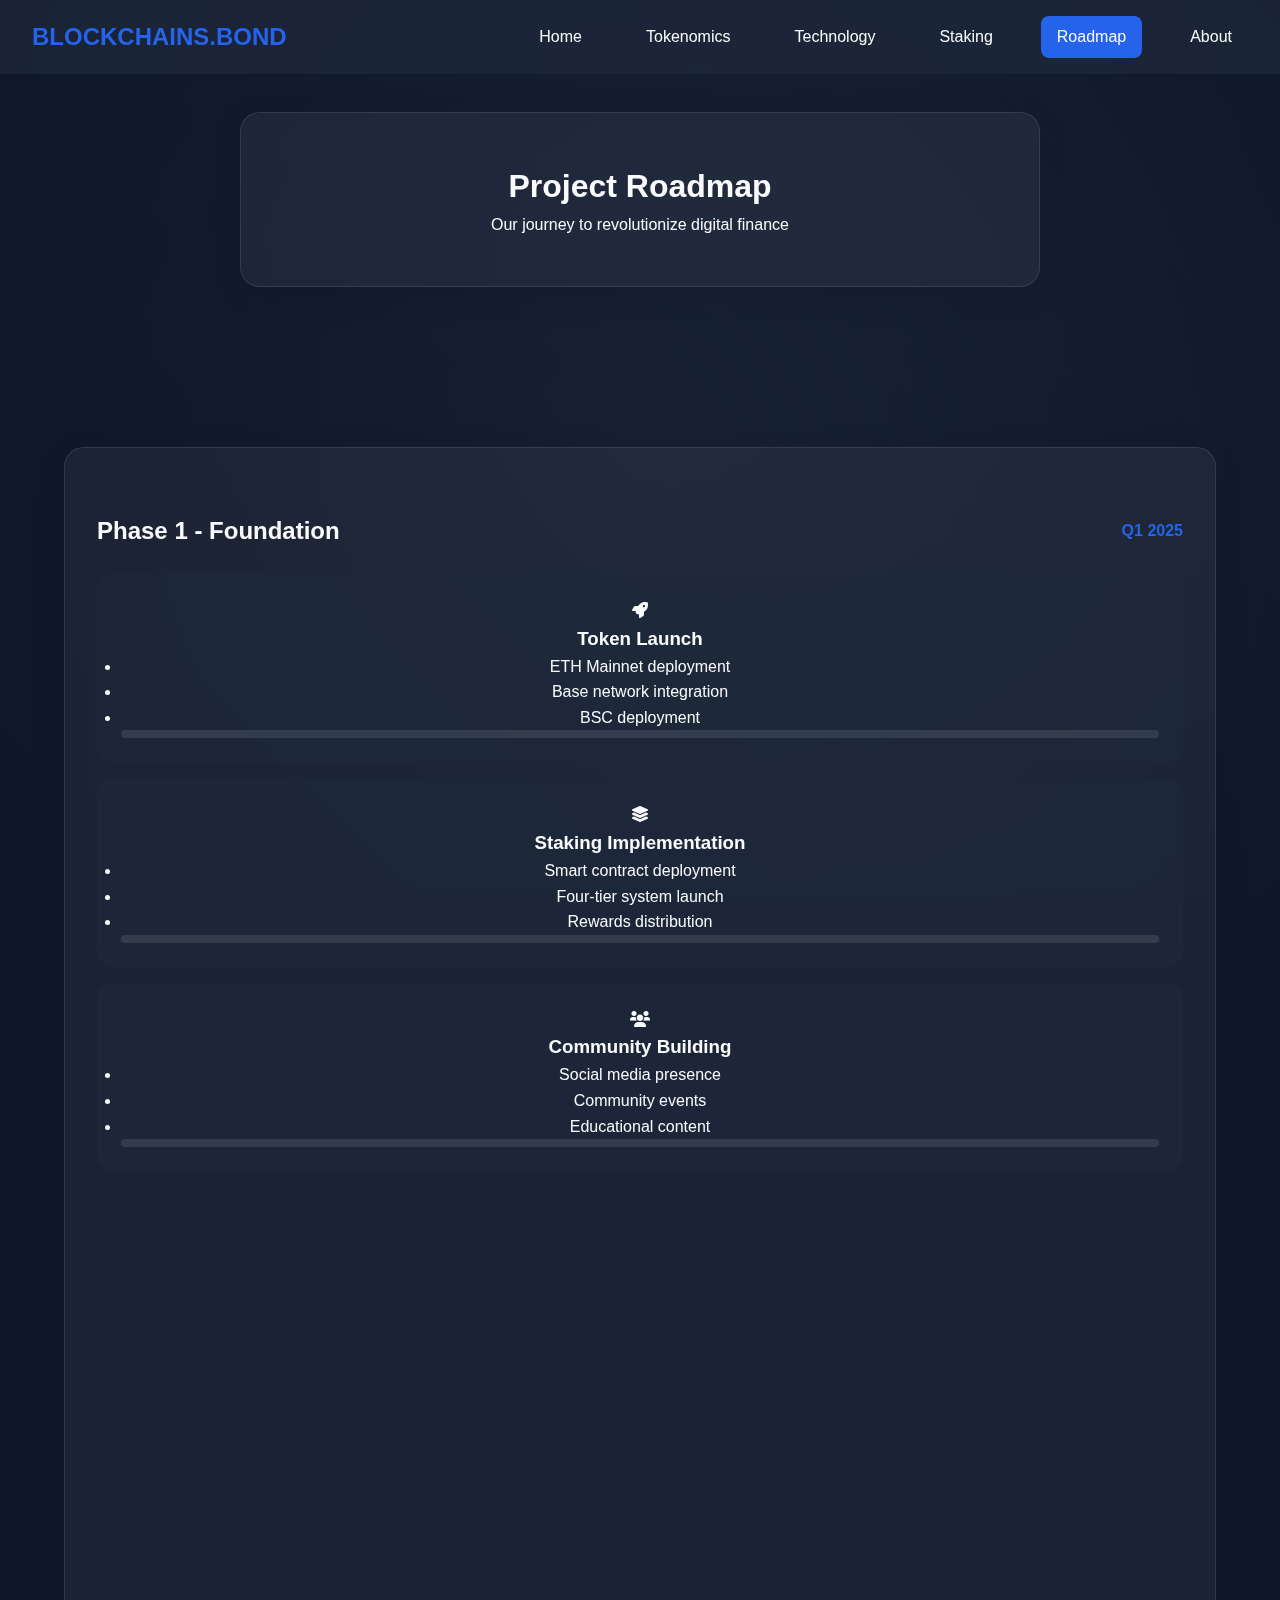
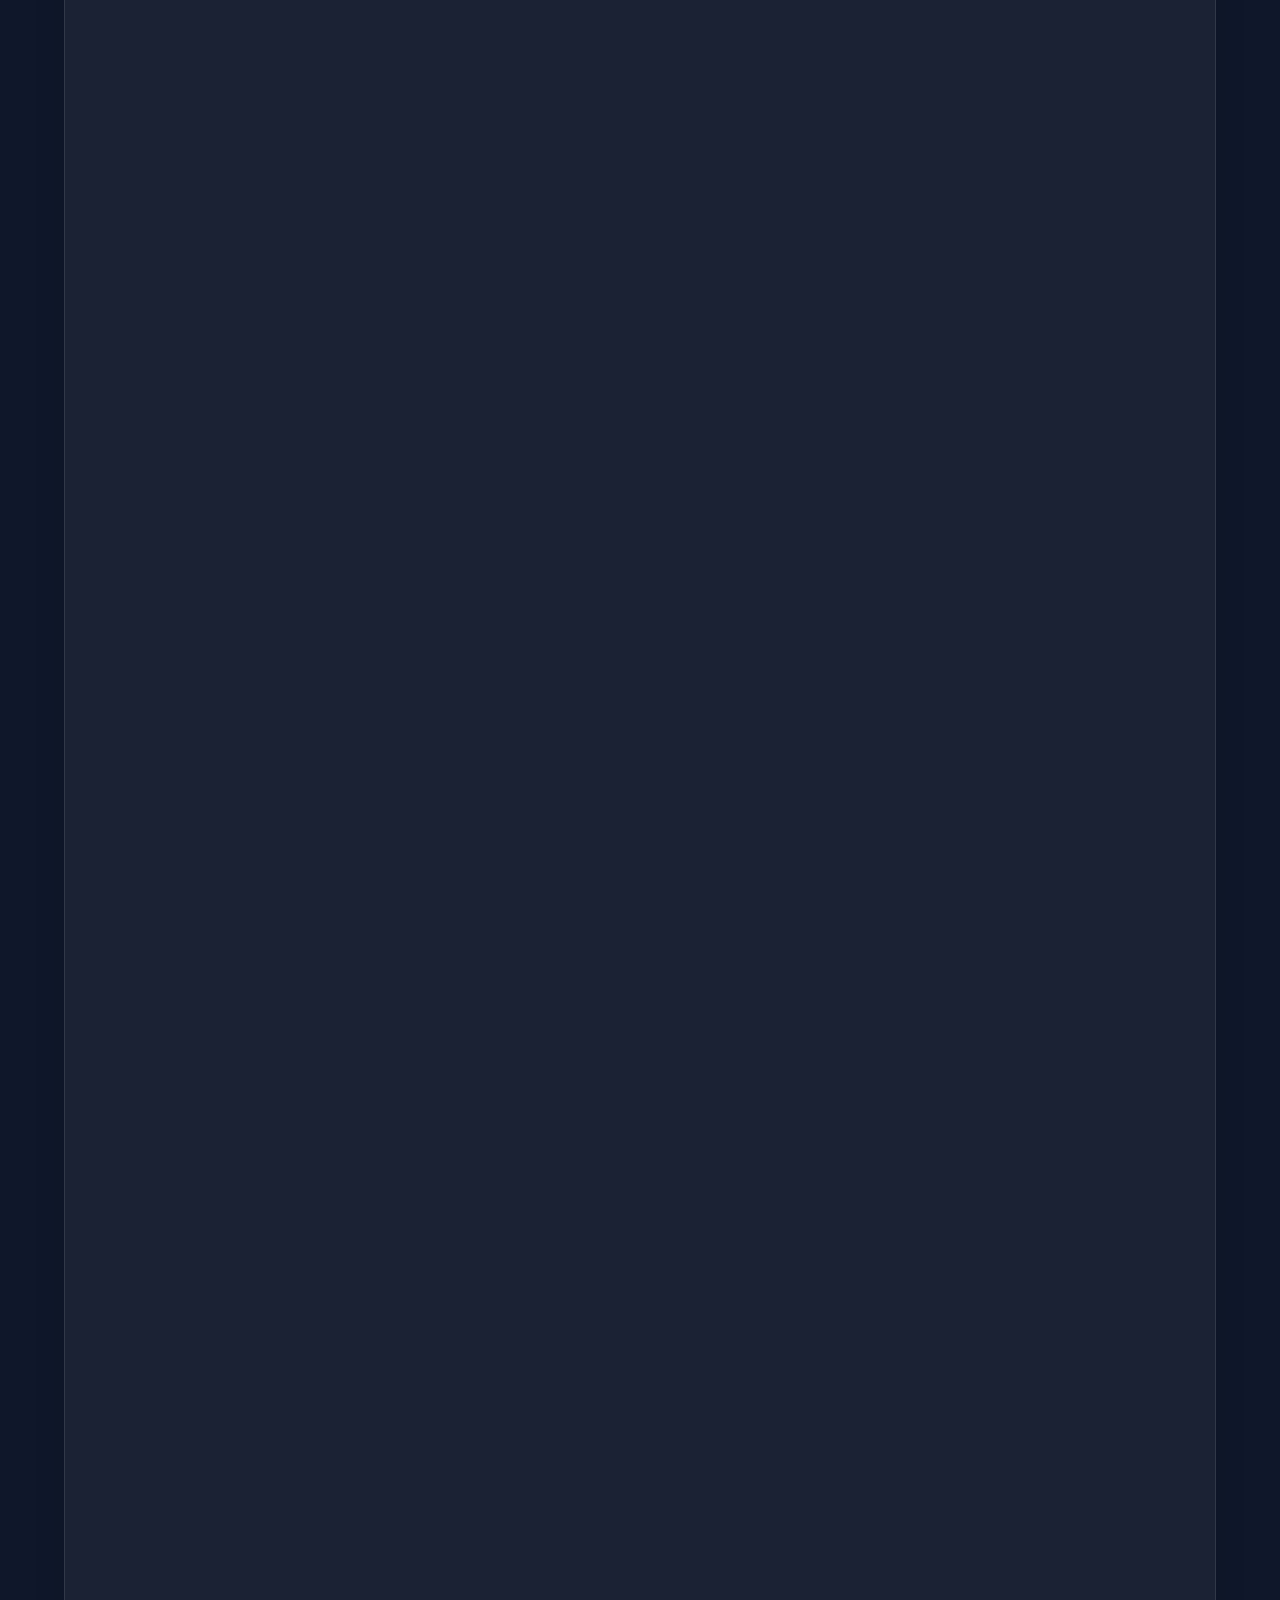
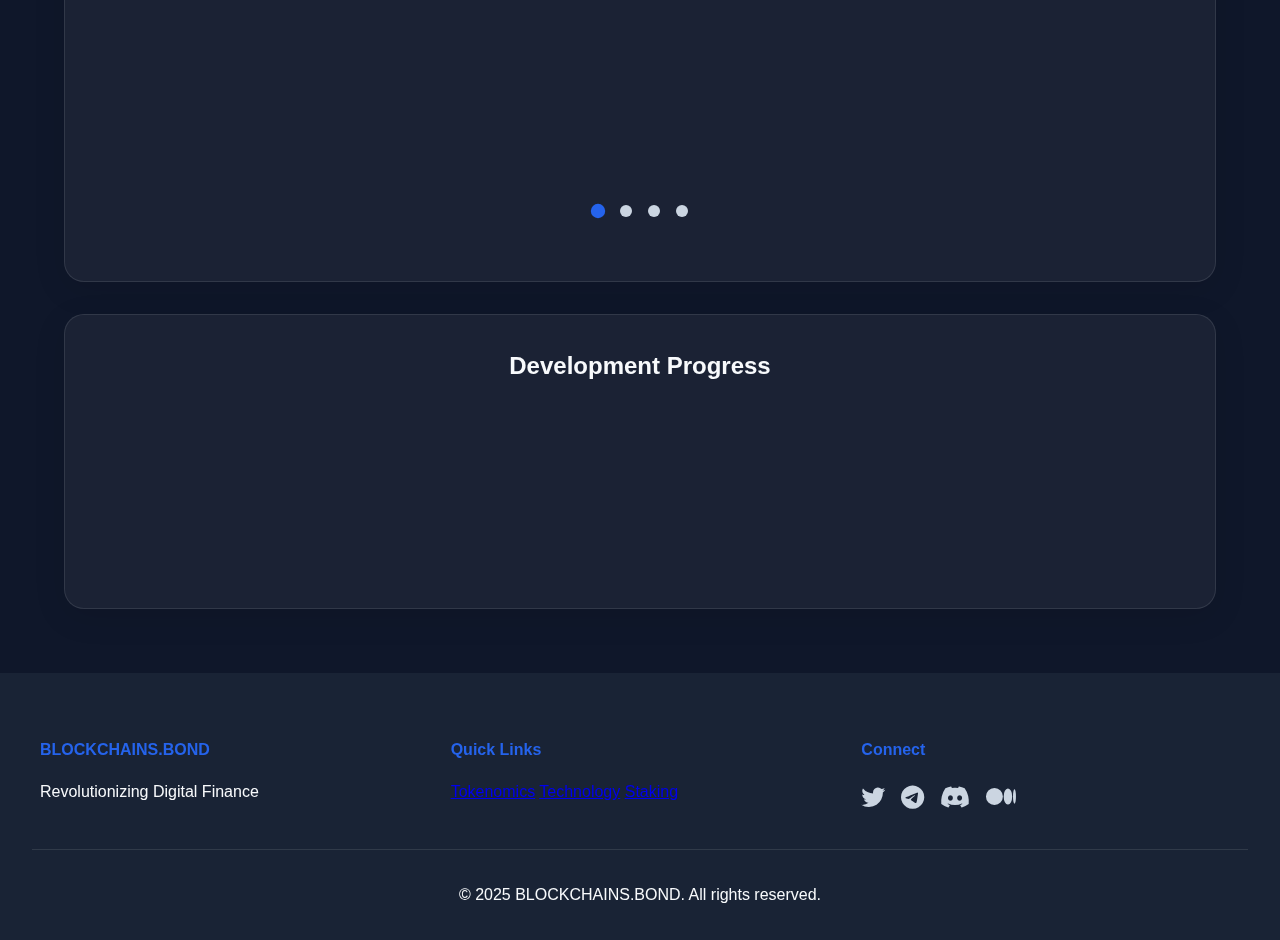
<file: roadmap.html>
<!DOCTYPE html>
<html lang="en">
<head>
    <meta charset="UTF-8">
    <meta name="viewport" content="width=device-width, initial-scale=1.0">
    <title>Roadmap - BLOCKCHAINS.BOND</title>
    <link rel="stylesheet" href="style.css">
    <link rel="stylesheet" href="https://cdnjs.cloudflare.com/ajax/libs/font-awesome/6.0.0/css/all.min.css">
</head>
<body>
    <div class="background-animation"></div>
    
    <nav class="navbar">
        <div class="nav-logo">
            <span>BLOCKCHAINS.BOND</span>
        </div>
        <div class="nav-links">
            <a href="index.html">Home</a>
            <a href="tokenomics.html">Tokenomics</a>
            <a href="technology.html">Technology</a>
            <a href="staking.html">Staking</a>
            <a href="roadmap.html" class="active">Roadmap</a>
            <a href="about.html">About</a>
        </div>
        <div class="mobile-menu-btn">
            <span></span>
            <span></span>
            <span></span>
        </div>
    </nav>

    <header class="page-header">
        <div class="glass-container">
            <h1>Project Roadmap</h1>
            <p>Our journey to revolutionize digital finance</p>
        </div>
    </header>

    <main>
        <section id="timeline" class="glass-section">
            <div class="section-content">
                <div class="timeline-container">
                    <div class="timeline-phase active" data-phase="1">
                        <div class="phase-header">
                            <h2>Phase 1 - Foundation</h2>
                            <span class="phase-date">Q1 2025</span>
                        </div>
                        <div class="phase-content">
                            <div class="milestone-card animate-on-scroll">
                                <i class="fas fa-rocket"></i>
                                <h3>Token Launch</h3>
                                <ul>
                                    <li>ETH Mainnet deployment</li>
                                    <li>Base network integration</li>
                                    <li>BSC deployment</li>
                                </ul>
                                <div class="progress-bar">
                                    <div class="progress" style="width: 0%"></div>
                                </div>
                            </div>
                            <div class="milestone-card animate-on-scroll">
                                <i class="fas fa-layer-group"></i>
                                <h3>Staking Implementation</h3>
                                <ul>
                                    <li>Smart contract deployment</li>
                                    <li>Four-tier system launch</li>
                                    <li>Rewards distribution</li>
                                </ul>
                                <div class="progress-bar">
                                    <div class="progress" style="width: 0%"></div>
                                </div>
                            </div>
                            <div class="milestone-card animate-on-scroll">
                                <i class="fas fa-users"></i>
                                <h3>Community Building</h3>
                                <ul>
                                    <li>Social media presence</li>
                                    <li>Community events</li>
                                    <li>Educational content</li>
                                </ul>
                                <div class="progress-bar">
                                    <div class="progress" style="width: 0%"></div>
                                </div>
                            </div>
                        </div>
                    </div>

                    <div class="timeline-phase" data-phase="2">
                        <div class="phase-header">
                            <h2>Phase 2 - Growth</h2>
                            <span class="phase-date">Q2 2025</span>
                        </div>
                        <div class="phase-content">
                            <div class="milestone-card animate-on-scroll">
                                <i class="fas fa-code-branch"></i>
                                <h3>DeFi Integration</h3>
                                <ul>
                                    <li>DEX partnerships</li>
                                    <li>Yield optimization</li>
                                    <li>Liquidity mining</li>
                                </ul>
                                <div class="progress-bar">
                                    <div class="progress" style="width: 0%"></div>
                                </div>
                            </div>
                            <div class="milestone-card animate-on-scroll">
                                <i class="fas fa-bridge"></i>
                                <h3>Cross-chain Bridge</h3>
                                <ul>
                                    <li>Bridge development</li>
                                    <li>Security audits</li>
                                    <li>Bridge deployment</li>
                                </ul>
                                <div class="progress-bar">
                                    <div class="progress" style="width: 0%"></div>
                                </div>
                            </div>
                            <div class="milestone-card animate-on-scroll">
                                <i class="fas fa-vote-yea"></i>
                                <h3>Governance Launch</h3>
                                <ul>
                                    <li>DAO structure</li>
                                    <li>Voting mechanism</li>
                                    <li>Proposal system</li>
                                </ul>
                                <div class="progress-bar">
                                    <div class="progress" style="width: 0%"></div>
                                </div>
                            </div>
                        </div>
                    </div>

                    <div class="timeline-phase" data-phase="3">
                        <div class="phase-header">
                            <h2>Phase 3 - Expansion</h2>
                            <span class="phase-date">Q3 2025</span>
                        </div>
                        <div class="phase-content">
                            <div class="milestone-card animate-on-scroll">
                                <i class="fas fa-building-columns"></i>
                                <h3>Institutional Services</h3>
                                <ul>
                                    <li>KYC/AML integration</li>
                                    <li>Corporate accounts</li>
                                    <li>API access</li>
                                </ul>
                                <div class="progress-bar">
                                    <div class="progress" style="width: 0%"></div>
                                </div>
                            </div>
                            <div class="milestone-card animate-on-scroll">
                                <i class="fas fa-link"></i>
                                <h3>Chain Integration</h3>
                                <ul>
                                    <li>New chain support</li>
                                    <li>Bridge expansion</li>
                                    <li>Cross-chain governance</li>
                                </ul>
                                <div class="progress-bar">
                                    <div class="progress" style="width: 0%"></div>
                                </div>
                            </div>
                            <div class="milestone-card animate-on-scroll">
                                <i class="fas fa-chart-line"></i>
                                <h3>Financial Products</h3>
                                <ul>
                                    <li>Bond derivatives</li>
                                    <li>Yield strategies</li>
                                    <li>Insurance products</li>
                                </ul>
                                <div class="progress-bar">
                                    <div class="progress" style="width: 0%"></div>
                                </div>
                            </div>
                        </div>
                    </div>

                    <div class="timeline-phase" data-phase="4">
                        <div class="phase-header">
                            <h2>Phase 4 - Maturity</h2>
                            <span class="phase-date">Q4 2025</span>
                        </div>
                        <div class="phase-content">
                            <div class="milestone-card animate-on-scroll">
                                <i class="fas fa-briefcase"></i>
                                <h3>Enterprise Suite</h3>
                                <ul>
                                    <li>White-label solutions</li>
                                    <li>Enterprise dashboard</li>
                                    <li>Custom integrations</li>
                                </ul>
                                <div class="progress-bar">
                                    <div class="progress" style="width: 0%"></div>
                                </div>
                            </div>
                            <div class="milestone-card animate-on-scroll">
                                <i class="fas fa-scale-balanced"></i>
                                <h3>Regulatory Framework</h3>
                                <ul>
                                    <li>Global compliance</li>
                                    <li>Licensing</li>
                                    <li>Legal framework</li>
                                </ul>
                                <div class="progress-bar">
                                    <div class="progress" style="width: 0%"></div>
                                </div>
                            </div>
                            <div class="milestone-card animate-on-scroll">
                                <i class="fas fa-globe"></i>
                                <h3>Global Expansion</h3>
                                <ul>
                                    <li>Regional offices</li>
                                    <li>Local partnerships</li>
                                    <li>Market penetration</li>
                                </ul>
                                <div class="progress-bar">
                                    <div class="progress" style="width: 0%"></div>
                                </div>
                            </div>
                        </div>
                    </div>
                </div>
            </div>
        </section>

        <section id="progress-overview" class="glass-section">
            <div class="section-content">
                <h2>Development Progress</h2>
                <div class="progress-grid">
                    <div class="progress-card animate-on-scroll">
                        <div class="progress-header">
                            <h3>Technical Development</h3>
                            <span class="progress-percentage">0%</span>
                        </div>
                        <div class="progress-bar">
                            <div class="progress" style="width: 0%"></div>
                        </div>
                    </div>
                    <div class="progress-card animate-on-scroll">
                        <div class="progress-header">
                            <h3>Community Growth</h3>
                            <span class="progress-percentage">0%</span>
                        </div>
                        <div class="progress-bar">
                            <div class="progress" style="width: 0%"></div>
                        </div>
                    </div>
                    <div class="progress-card animate-on-scroll">
                        <div class="progress-header">
                            <h3>Partnership Development</h3>
                            <span class="progress-percentage">0%</span>
                        </div>
                        <div class="progress-bar">
                            <div class="progress" style="width: 0%"></div>
                        </div>
                    </div>
                </div>
            </div>
        </section>
    </main>

    <footer>
        <div class="footer-content">
            <div class="footer-section">
                <h4>BLOCKCHAINS.BOND</h4>
                <p>Revolutionizing Digital Finance</p>
            </div>
            <div class="footer-section">
                <h4>Quick Links</h4>
                <a href="tokenomics.html">Tokenomics</a>
                <a href="technology.html">Technology</a>
                <a href="staking.html">Staking</a>
            </div>
            <div class="footer-section">
                <h4>Connect</h4>
                <div class="social-links">
                    <a href="#"><i class="fab fa-twitter"></i></a>
                    <a href="#"><i class="fab fa-telegram"></i></a>
                    <a href="#"><i class="fab fa-discord"></i></a>
                    <a href="#"><i class="fab fa-medium"></i></a>
                </div>
            </div>
        </div>
        <div class="footer-bottom">
            <p>&copy; 2025 BLOCKCHAINS.BOND. All rights reserved.</p>
        </div>
    </footer>

    <script src="script.js"></script>
    <script src="roadmap.js"></script>
</body>
</html>
</file>
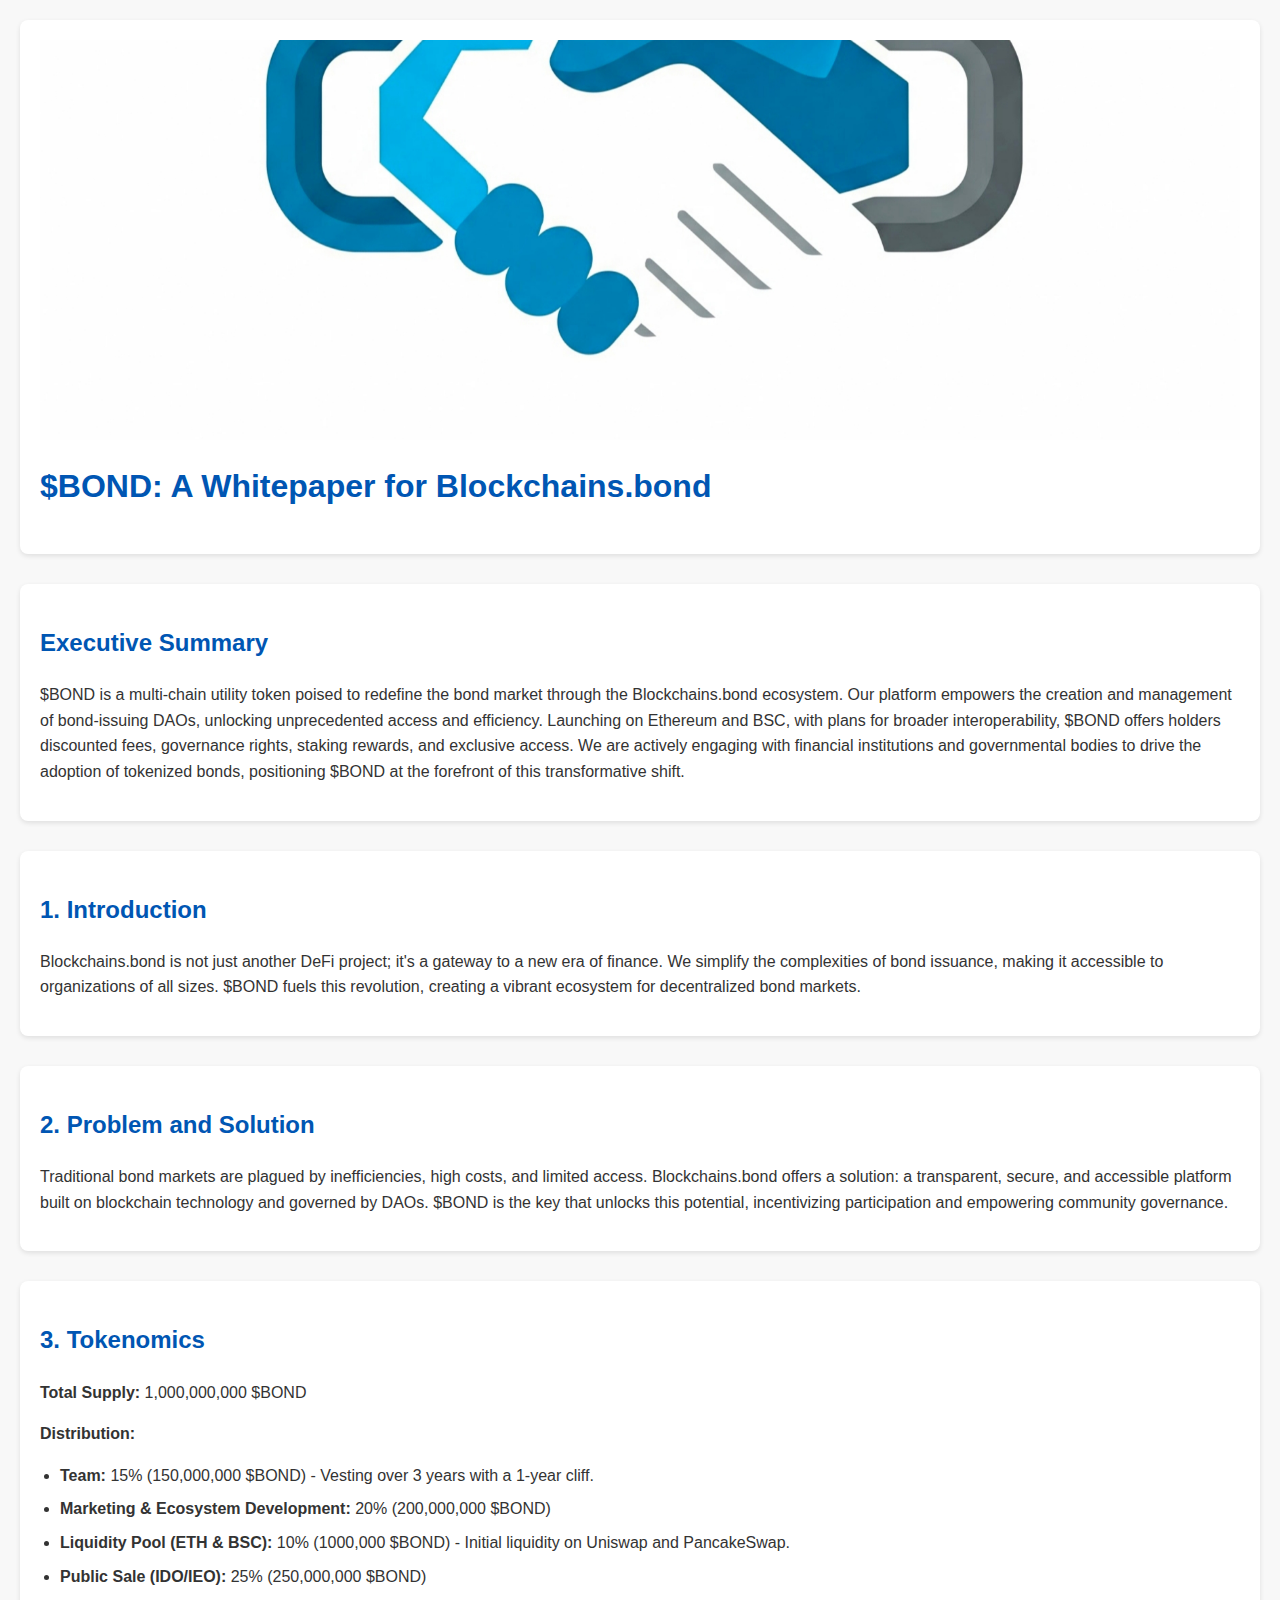
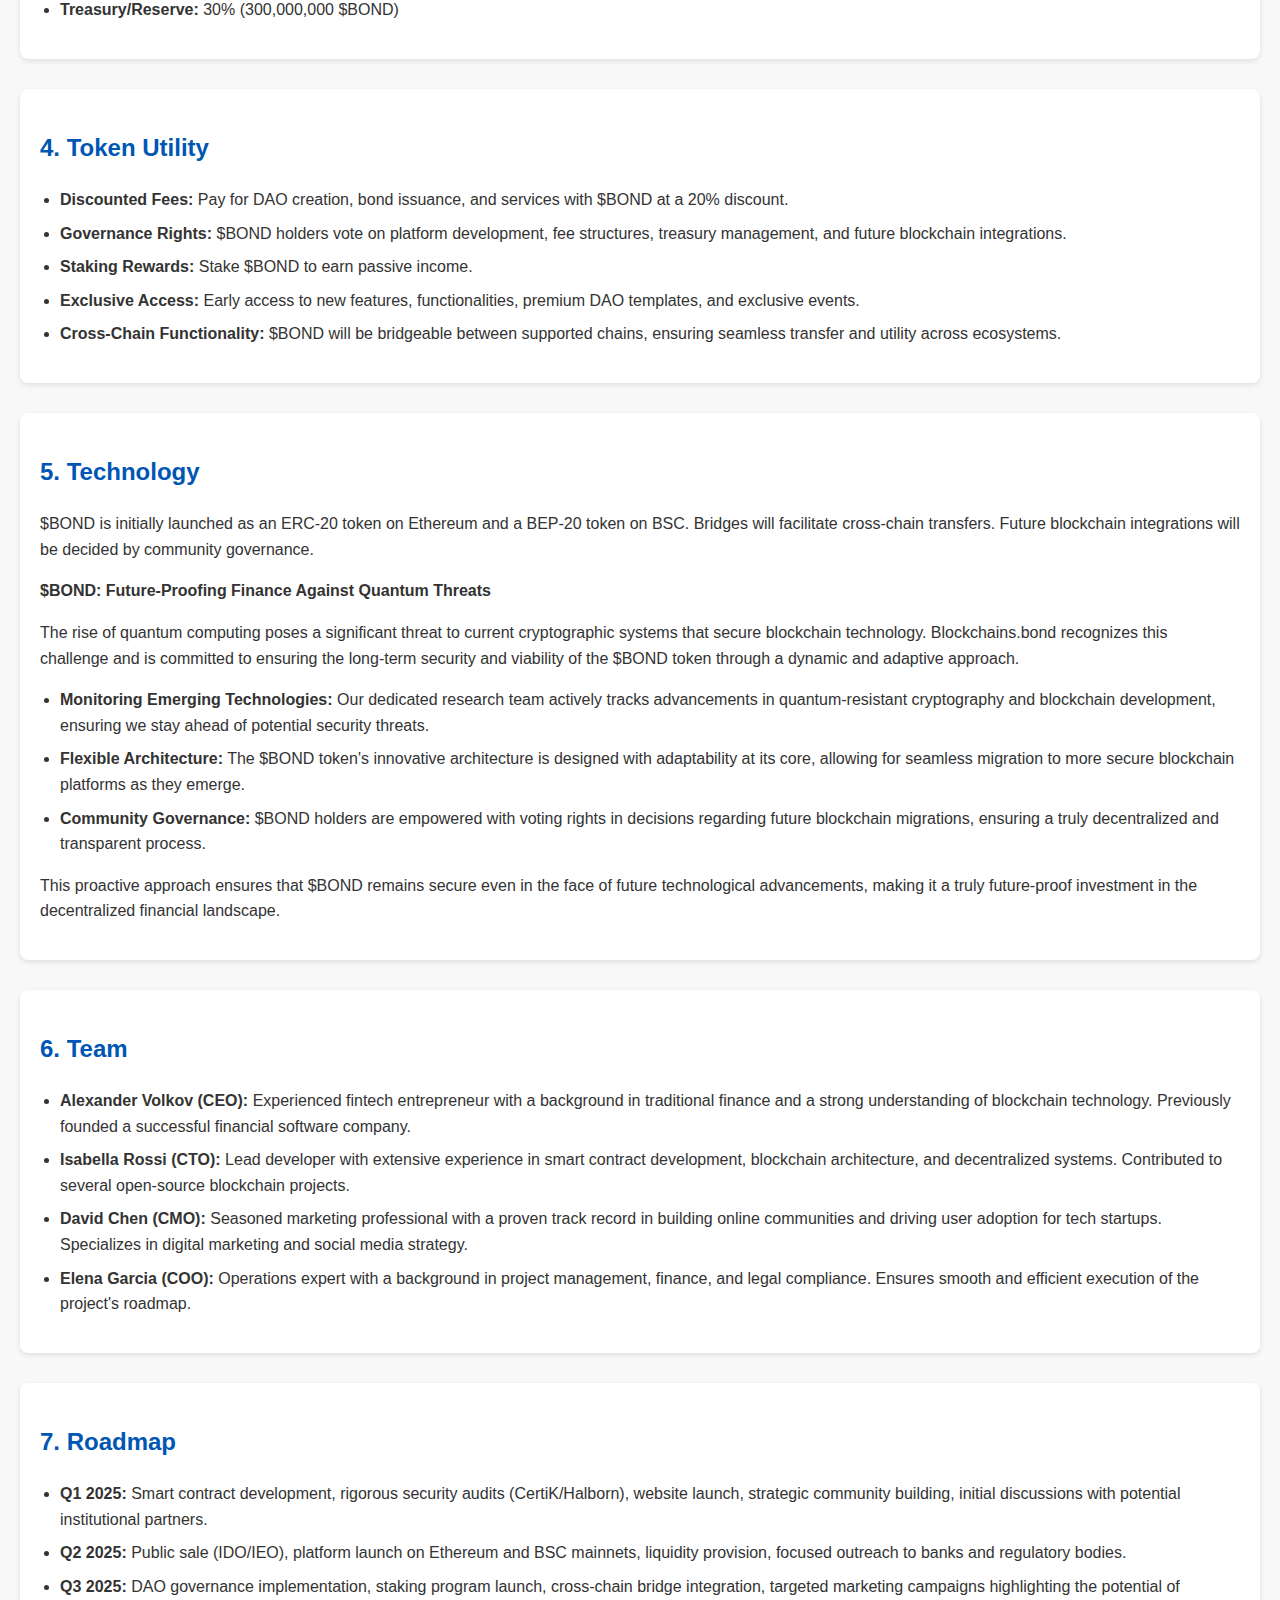
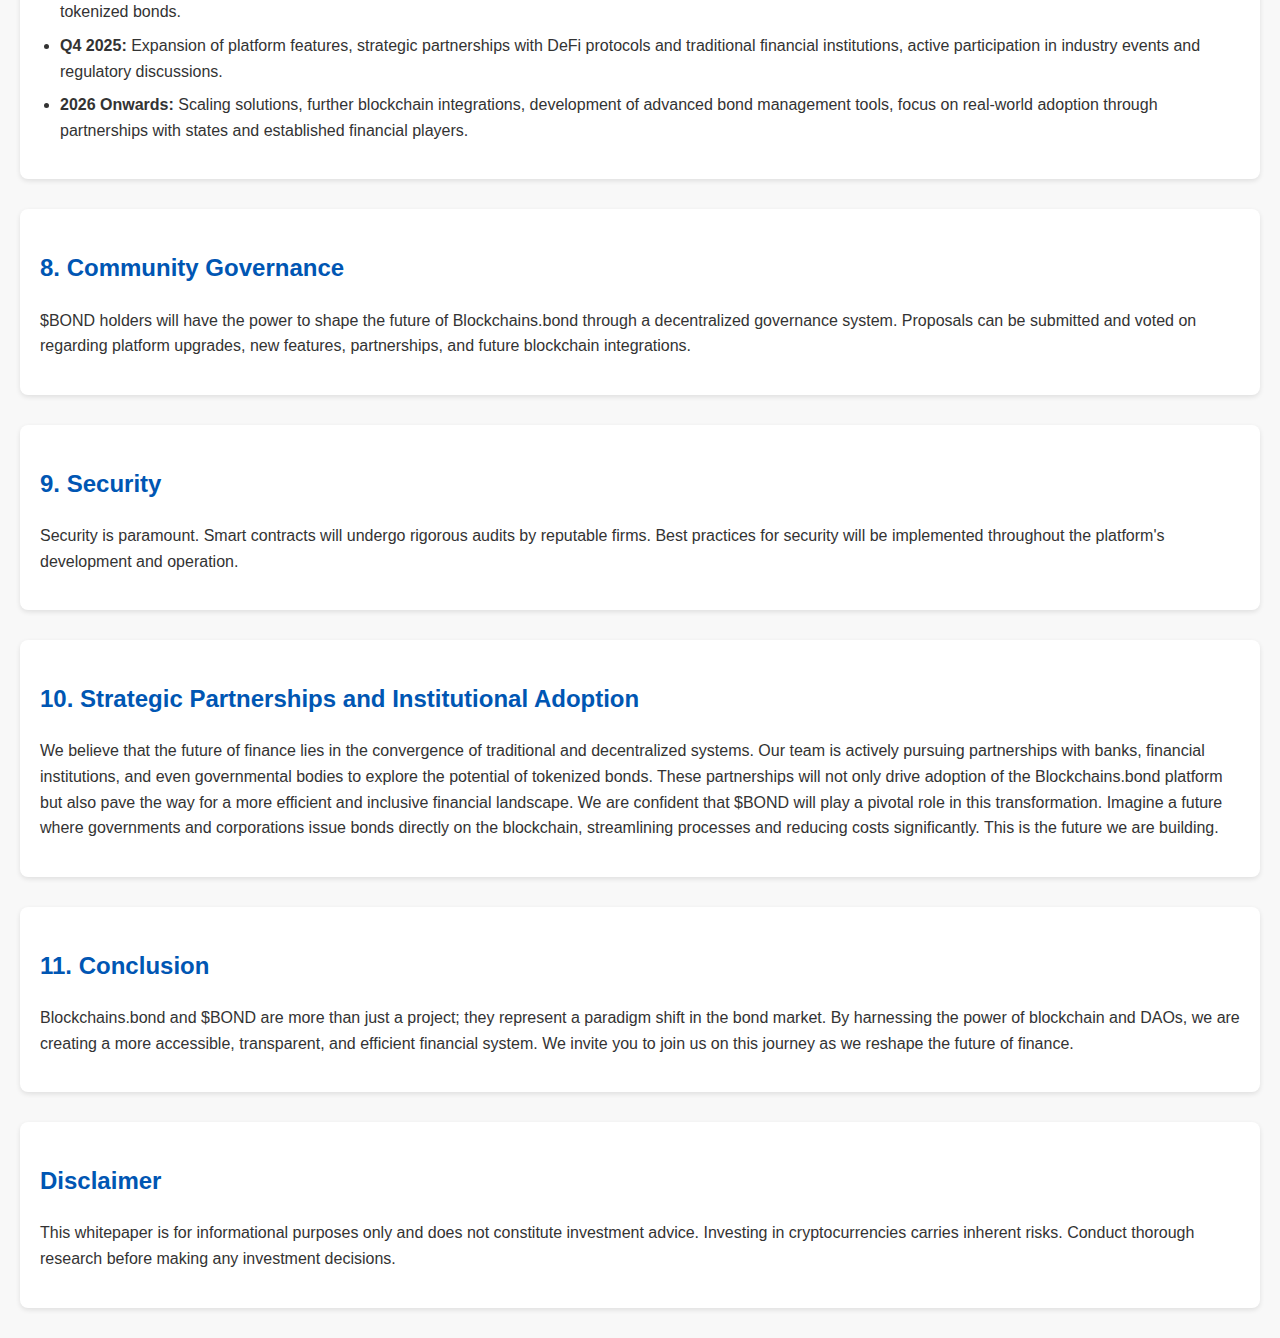
<file: whitepaper.html>
<!DOCTYPE html>
<html lang="en">
<head>
    <meta charset="UTF-8">
    <meta name="viewport" content="width=device-width, initial-scale=1.0">
    <title>$BOND Whitepaper</title>
    <style>
        body {
            font-family: sans-serif;
            line-height: 1.6;
            margin: 20px;
            color: #333;
            background-color: #f8f8f8;
        }
        h1, h2, h3 {
            color: #0056b3;
        }
        section {
            margin-bottom: 30px;
            padding: 20px;
            background-color: white;
            border-radius: 8px;
            box-shadow: 0 2px 5px rgba(0, 0, 0, 0.1);
        }
        .image-container {
            width: 100%;
            max-height: 400px;
            margin-bottom: 20px;
            display: flex;
            justify-content: center;
            align-items: center;
            overflow: hidden;
        }
        .image-container img {
            max-width: 100%;
            max-height: 100%;
            display: block;
            object-fit: contain;
        }
        ul {
            list-style-type: disc;
            padding-left: 20px;
        }
        li {
            margin-bottom: 8px;
        }
        /* Basic responsive design */
        @media (max-width: 768px) {
            body {
                margin: 10px;
            }
            section {
                padding: 15px;
            }
            .image-container {
                max-height: 300px;
            }
        }
    </style>
</head>
<body>

    <section>
        <div class="image-container">
            <img src="IMG_20250108_192643.jpg" alt="Project Logo">
        </div>
        <h1>$BOND: A Whitepaper for Blockchains.bond</h1>
    </section>

    <section>
        <h2>Executive Summary</h2>
        <p>$BOND is a multi-chain utility token poised to redefine the bond market through the Blockchains.bond ecosystem. Our platform empowers the creation and management of bond-issuing DAOs, unlocking unprecedented access and efficiency. Launching on Ethereum and BSC, with plans for broader interoperability, $BOND offers holders discounted fees, governance rights, staking rewards, and exclusive access. We are actively engaging with financial institutions and governmental bodies to drive the adoption of tokenized bonds, positioning $BOND at the forefront of this transformative shift.</p>
    </section>

    <section>
        <h2>1. Introduction</h2>
        <p>Blockchains.bond is not just another DeFi project; it's a gateway to a new era of finance. We simplify the complexities of bond issuance, making it accessible to organizations of all sizes. $BOND fuels this revolution, creating a vibrant ecosystem for decentralized bond markets.</p>
    </section>

    <section>
        <h2>2. Problem and Solution</h2>
        <p>Traditional bond markets are plagued by inefficiencies, high costs, and limited access. Blockchains.bond offers a solution: a transparent, secure, and accessible platform built on blockchain technology and governed by DAOs. $BOND is the key that unlocks this potential, incentivizing participation and empowering community governance.</p>
    </section>

    <section>
        <h2>3. Tokenomics</h2>
        <p><b>Total Supply:</b> 1,000,000,000 $BOND</p>
        <p><b>Distribution:</b></p>
        <ul>
            <li><b>Team:</b> 15% (150,000,000 $BOND) - Vesting over 3 years with a 1-year cliff.</li>
            <li><b>Marketing & Ecosystem Development:</b> 20% (200,000,000 $BOND)</li>
            <li><b>Liquidity Pool (ETH & BSC):</b> 10% (1000,000 $BOND) - Initial liquidity on Uniswap and PancakeSwap.</li>
            <li><b>Public Sale (IDO/IEO):</b> 25% (250,000,000 $BOND)</li>
            <li><b>Treasury/Reserve:</b> 30% (300,000,000 $BOND)</li>
        </ul>
    </section>

    <section>
        <h2>4. Token Utility</h2>
        <ul>
            <li><b>Discounted Fees:</b> Pay for DAO creation, bond issuance, and services with $BOND at a 20% discount.</li>
            <li><b>Governance Rights:</b> $BOND holders vote on platform development, fee structures, treasury management, and future blockchain integrations.</li>
            <li><b>Staking Rewards:</b> Stake $BOND to earn passive income.</li>
            <li><b>Exclusive Access:</b> Early access to new features, functionalities, premium DAO templates, and exclusive events.</li>
            <li><b>Cross-Chain Functionality:</b> $BOND will be bridgeable between supported chains, ensuring seamless transfer and utility across ecosystems.</li>
        </ul>
    </section>

    <section>
        <h2>5. Technology</h2>
        <p>$BOND is initially launched as an ERC-20 token on Ethereum and a BEP-20 token on BSC. Bridges will facilitate cross-chain transfers. Future blockchain integrations will be decided by community governance. </p>
        <p><b>$BOND: Future-Proofing Finance Against Quantum Threats</b></p>
        <p>The rise of quantum computing poses a significant threat to current cryptographic systems that secure blockchain technology. Blockchains.bond recognizes this challenge and is committed to ensuring the long-term security and viability of the $BOND token through a dynamic and adaptive approach.</p>
        <ul>
            <li><b>Monitoring Emerging Technologies:</b> Our dedicated research team actively tracks advancements in quantum-resistant cryptography and blockchain development, ensuring we stay ahead of potential security threats.</li>
            <li><b>Flexible Architecture:</b> The $BOND token's innovative architecture is designed with adaptability at its core, allowing for seamless migration to more secure blockchain platforms as they emerge.</li>
            <li><b>Community Governance:</b> $BOND holders are empowered with voting rights in decisions regarding future blockchain migrations, ensuring a truly decentralized and transparent process.</li>
        </ul>
        <p>This proactive approach ensures that $BOND remains secure even in the face of future technological advancements, making it a truly future-proof investment in the decentralized financial landscape.</p>
    </section>

    <section>
        <h2>6. Team</h2>
        <ul>
            <li><b>Alexander Volkov (CEO):</b> Experienced fintech entrepreneur with a background in traditional finance and a strong understanding of blockchain technology. Previously founded a successful financial software company.</li>
            <li><b>Isabella Rossi (CTO):</b> Lead developer with extensive experience in smart contract development, blockchain architecture, and decentralized systems. Contributed to several open-source blockchain projects.</li>
            <li><b>David Chen (CMO):</b> Seasoned marketing professional with a proven track record in building online communities and driving user adoption for tech startups. Specializes in digital marketing and social media strategy.</li>
            <li><b>Elena Garcia (COO):</b> Operations expert with a background in project management, finance, and legal compliance. Ensures smooth and efficient execution of the project's roadmap.</li>
        </ul>
    </section>

    <section>
        <h2>7. Roadmap</h2>
        <ul>
            <li><b>Q1 2025:</b> Smart contract development, rigorous security audits (CertiK/Halborn), website launch, strategic community building, initial discussions with potential institutional partners.</li>
            <li><b>Q2 2025:</b> Public sale (IDO/IEO), platform launch on Ethereum and BSC mainnets, liquidity provision, focused outreach to banks and regulatory bodies.</li>
            <li><b>Q3 2025:</b> DAO governance implementation, staking program launch, cross-chain bridge integration, targeted marketing campaigns highlighting the potential of tokenized bonds.</li>
            <li><b>Q4 2025:</b> Expansion of platform features, strategic partnerships with DeFi protocols and traditional financial institutions, active participation in industry events and regulatory discussions.</li>
            <li><b>2026 Onwards:</b> Scaling solutions, further blockchain integrations, development of advanced bond management tools, focus on real-world adoption through partnerships with states and established financial players.</li>
        </ul>
    </section>

    <section>
        <h2>8. Community Governance</h2>
        <p>$BOND holders will have the power to shape the future of Blockchains.bond through a decentralized governance system. Proposals can be submitted and voted on regarding platform upgrades, new features, partnerships, and future blockchain integrations.</p>
    </section>

    <section>
        <h2>9. Security</h2>
        <p>Security is paramount. Smart contracts will undergo rigorous audits by reputable firms. Best practices for security will be implemented throughout the platform's development and operation.</p>
    </section>

    <section>
        <h2>10. Strategic Partnerships and Institutional Adoption</h2>
        <p>We believe that the future of finance lies in the convergence of traditional and decentralized systems. Our team is actively pursuing partnerships with banks, financial institutions, and even governmental bodies to explore the potential of tokenized bonds. These partnerships will not only drive adoption of the Blockchains.bond platform but also pave the way for a more efficient and inclusive financial landscape. We are confident that $BOND will play a pivotal role in this transformation. Imagine a future where governments and corporations issue bonds directly on the blockchain, streamlining processes and reducing costs significantly. This is the future we are building.</p>
    </section>

    <section>
        <h2>11. Conclusion</h2>
        <p>Blockchains.bond and $BOND are more than just a project; they represent a paradigm shift in the bond market. By harnessing the power of blockchain and DAOs, we are creating a more accessible, transparent, and efficient financial system. We invite you to join us on this journey as we reshape the future of finance.</p>
    </section>

    <section>
        <h2>Disclaimer</h2>
        <p>This whitepaper is for informational purposes only and does not constitute investment advice. Investing in cryptocurrencies carries inherent risks. Conduct thorough research before making any investment decisions.</p>
    </section>

</body>
</html>

    </script>
        <div class="gtranslate_wrapper"></div>
<script>window.gtranslateSettings = {"default_language":"en","detect_browser_language":true,"languages":["en","fr","it","es"],"wrapper_selector":".gtranslate_wrapper"}</script>
<script src="https://cdn.gtranslate.net/widgets/latest/float.js" defer></script>
</file>
<file: style.css>
/* Base Styles and Reset */
:root {
    --primary-color: #2563eb;
    --secondary-color: #3b82f6;
    --accent-color: #60a5fa;
    --text-primary: #f8fafc;
    --text-secondary: #cbd5e1;
    --background-dark: #0f172a;
    --background-light: #1e293b;
    --glass-background: rgba(30, 41, 59, 0.7);
    --glass-border: rgba(255, 255, 255, 0.1);
    --success-color: #22c55e;
    --warning-color: #eab308;
    --error-color: #ef4444;
}

* {
    margin: 0;
    padding: 0;
    box-sizing: border-box;
    font-family: 'Inter', sans-serif;
}

html {
    scroll-behavior: smooth;
}

body {
    background-color: var(--background-dark);
    color: var(--text-primary);
    line-height: 1.6;
    overflow-x: hidden;
}

/* Background Animation */
.background-animation {
    position: fixed;
    top: 0;
    left: 0;
    width: 100%;
    height: 100%;
    z-index: -1;
    background: linear-gradient(45deg, var(--background-dark), var(--background-light));
}

.background-animation::before {
    content: '';
    position: absolute;
    top: 0;
    left: 0;
    width: 100%;
    height: 100%;
    background: radial-gradient(circle at center, transparent 0%, var(--background-dark) 100%);
}

/* Navigation */
.navbar {
    position: fixed;
    top: 0;
    left: 0;
    width: 100%;
    padding: 1rem 2rem;
    background: var(--glass-background);
    backdrop-filter: blur(12px);
    z-index: 1000;
    display: flex;
    justify-content: space-between;
    align-items: center;
}

.nav-logo {
    font-size: 1.5rem;
    font-weight: 700;
    color: var(--primary-color);
}

.nav-links {
    display: flex;
    gap: 2rem;
}

.nav-links a {
    color: var(--text-primary);
    text-decoration: none;
    padding: 0.5rem 1rem;
    border-radius: 0.5rem;
    transition: all 0.3s ease;
}

.nav-links a:hover,
.nav-links a.active {
    background: var(--primary-color);
}

/* Mobile Menu Button */
.mobile-menu-btn {
    display: none;
    background: transparent;
    backdrop-filter: blur(10px);
    border: none;
    cursor: pointer;
    padding: 8px;
    z-index: 1001;
}



.mobile-menu-btn span {
    display: block;
    width: 24px;
    height: 2px;
    margin: 5px 0;
    background-color: var(--text-primary);
    backdrop-filter: blur(10px);
    transition: all 0.3s ease;
}

/* Hero section */
.hero {
    min-height: 100vh;
    background: linear-gradient(135deg, #1a1a2e 0%, #16213e 100%);
    display: flex;
    align-items: center;
    justify-content: center;
    padding: 2rem;
    position: relative;
    overflow: hidden;
}

/* Glass container */
.glass-container, .glass-section {
    background: rgba(255, 255, 255, 0.05);
    backdrop-filter: blur(10px);
    -webkit-backdrop-filter: blur(10px);
    border-radius: 20px;
    border: 1px solid rgba(255, 255, 255, 0.1);
    padding: 3rem;
    max-width: 800px;
    width: 90%;
    text-align: center;
    box-shadow: 0 8px 32px rgba(0, 0, 0, 0.1);
    transition: transform 0.3s ease;
}

.glass-container:hover {
    transform: translateY(-5px);
}

/* Hero text */
.hero h1 {
    font-size: 3.5rem;
    font-weight: 700;
    margin-bottom: 1.5rem;
    background: linear-gradient(135deg, #fff 0%, #a5b4fc 100%);
    -webkit-background-clip: text;
    background-clip: text;
    -webkit-text-fill-color: transparent;
}

.hero p {
    font-size: 1.2rem;
    line-height: 1.6;
    color: #a5b4fc;
    margin-bottom: 2rem;
    max-width: 600px;
    margin-left: auto;
    margin-right: auto;
}

/* CTA buttons */
.cta-buttons {
    display: flex;
    gap: 1rem;
    justify-content: center;
    flex-wrap: wrap;
}

.primary-btn, .secondary-btn {
    padding: 0.8rem 2rem;
    border-radius: 50px;
    font-weight: 600;
    transition: all 0.3s ease;
    text-decoration: none;
    font-size: 1.1rem;
}

.primary-btn {
    background: linear-gradient(135deg, #6366f1 0%, #4f46e5 100%);
    color: white;
    border: none;
    box-shadow: 0 4px 15px rgba(99, 102, 241, 0.4);
}

.primary-btn:hover {
    transform: translateY(-2px);
    box-shadow: 0 6px 20px rgba(99, 102, 241, 0.6);
}

.secondary-btn {
    background: transparent;
    color: #a5b4fc;
    border: 2px solid #a5b4fc;
}

.secondary-btn:hover {
    background: rgba(165, 180, 252, 0.1);
    transform: translateY(-2px);
}

/* Text animations */
.animate-text {
    opacity: 0;
    animation: fadeInUp 1s ease forwards;
}

.animate-text-delay {
    opacity: 0;
    animation: fadeInUp 1s ease forwards;
    animation-delay: 0.3s;
}

/* Animation keyframes */
@keyframes fadeInUp {
    from {
        opacity: 0;
        transform: translateY(20px);
    }
    to {
        opacity: 1;
        transform: translateY(0);
    }
}

@keyframes gradientBG {
    0% { background-position: 0% 50%; }
    50% { background-position: 100% 50%; }
    100% { background-position: 0% 50%; }
}

/* Background gradient animation */
.hero::before {
    content: '';
    position: absolute;
    top: 0;
    left: 0;
    right: 0;
    bottom: 0;
    background: linear-gradient(
        45deg,
        rgba(99, 102, 241, 0.1) 0%,
        rgba(79, 70, 229, 0.1) 100%
    );
    animation: gradientBG 15s ease infinite;
    background-size: 400% 400%;
}

/* Responsive design */
@media (max-width: 768px) {
    .mobile-menu-btn {
        display: block;
    }

    .nav-links {
        position: fixed;
        top: 64px;
        left: 0;
        width: 100%;
        background: rgba(30, 41, 59, 0.98);
        backdrop-filter: blur(18px);
        padding: 1rem;
        display: none;
        flex-direction: column;
        gap: 0.5rem;
        opacity: 0;
        visibility: hidden;
        transition: all 0.3s ease;
    }

    .nav-links.active {
        display: flex;
        opacity: 1;
        visibility: visible;
    }

    .nav-links a {
        width: 100%;
        text-align: center;
        padding: 0.75rem 1rem;
    }

    /* Hamburger animation */
    .mobile-menu-active .mobile-menu-btn span:nth-child(1) {
        transform: rotate(45deg) translate(5px, 5px);
    }

    .mobile-menu-active .mobile-menu-btn span:nth-child(2) {
        opacity: 0;
    }

    .mobile-menu-active .mobile-menu-btn span:nth-child(3) {
        transform: rotate(-45deg) translate(5px, -5px);
    }

    .hero h1 {
        font-size: 2.5rem;
    }

    .hero p {
        font-size: 1rem;
    }

    .glass-container {
        padding: 2rem;
    }

    .primary-btn,
    .secondary-btn {
        padding: 0.7rem 1.5rem;
        font-size: 1rem;
    }
}

@media (max-width: 480px) {
    .hero h1 {
        font-size: 2rem;
    }

    .glass-container {
        padding: 1.5rem;
    }

    .cta-buttons {
        flex-direction: column;
    }

    .primary-btn,
    .secondary-btn {
        width: 100%;
        text-align: center;
    }
}

/* Print styles */
@media print {
    .navbar,
    .mobile-menu-btn {
        display: none;
    }

    .hero::before {
        display: none;
    }

    .glass-container {
        box-shadow: none;
        border: 1px solid #000;
    }

    body {
        background: white;
        color: black;
    }
}


/* Add this to your existing CSS */
main {
    padding-top: 80px; /* Adjust this value based on your navbar height */
}

.page-header {
    margin-top: 64px; /* Adjust this value based on your navbar height */
}

/* Modify the existing header styles */
.page-header {
    padding: 3rem 1rem;
    width: 100%;
    display: flex;
    justify-content: center;
    align-items: center;
    text-align: center;
}

/* Ensure glass sections have proper spacing */
.glass-section {
    margin: 2rem auto;
    padding: 2rem;
    width: 90%;
    max-width: 1200px;
}


/* Grid Layouts */
.grid {
    display: grid;
    gap: 2rem;
    grid-template-columns: repeat(auto-fit, minmax(250px, 1fr));
}

/* Forms */
.form-group {
    margin-bottom: 1.5rem;
}

.form-group label {
    display: block;
    margin-bottom: 0.5rem;
    color: var(--text-secondary);
}

.form-group input,
.form-group textarea {
    width: 100%;
    padding: 0.75rem;
    border: 1px solid var(--glass-border);
    border-radius: 0.5rem;
    background: rgba(255, 255, 255, 0.05);
    color: var(--text-primary);
}

/* Progress Bars */
.progress-bar {
    width: 100%;
    height: 0.5rem;
    background: rgba(255, 255, 255, 0.1);
    border-radius: 1rem;
    overflow: hidden;
}

.progress {
    height: 100%;
    background: var(--primary-color);
    border-radius: 1rem;
    transition: width 0.6s ease;
}

/* Footer */
footer {
    background: var(--glass-background);
    backdrop-filter: blur(12px);
    padding: 4rem 2rem 2rem;
    margin-top: 4rem;
}

.footer-content {
    max-width: 1200px;
    margin: 0 auto;
    display: grid;
    grid-template-columns: repeat(auto-fit, minmax(250px, 1fr));
    gap: 2rem;
}

.footer-section h4 {
    color: var(--primary-color);
    margin-bottom: 1rem;
}

.social-links {
    display: flex;
    gap: 1rem;
    margin-top: 1rem;
}

.social-links a {
    color: var(--text-secondary);
    font-size: 1.5rem;
    transition: color 0.3s ease;
}

.social-links a:hover {
    color: var(--primary-color);
}

.footer-bottom {
    text-align: center;
    padding-top: 2rem;
    margin-top: 2rem;
    border-top: 1px solid var(--glass-border);
}

/* Tokenomics Page Styles */
.tokenomics-grid {
    display: grid;
    grid-template-columns: repeat(auto-fit, minmax(300px, 1fr));
    gap: 2rem;
    margin: 2rem 0;
}

.token-stats-card {
    background: var(--glass-background);
    border-radius: 1rem;
    padding: 2rem;
    text-align: center;
    transition: transform 0.3s ease;
}

.token-stats-card:hover {
    transform: translateY(-5px);
}

.token-stats-card h3 {
    color: var(--primary-color);
    margin-bottom: 1rem;
}

.token-value {
    font-size: 2rem;
    font-weight: bold;
    margin: 1rem 0;
}

.chart-container {
    width: 100%;
    height: 400px;
    margin: 2rem 0;
    padding: 1rem;
    background: var(--glass-background);
    border-radius: 1rem;
}

/* Technology Page Styles */
.architecture-diagram {
    margin: 3rem 0;
}

.chain-grid {
    display: grid;
    grid-template-columns: repeat(auto-fit, minmax(300px, 1fr));
    gap: 2rem;
}

.chain-card {
    background: var(--glass-background);
    border-radius: 1rem;
    padding: 2rem;
    text-align: center;
}

.chain-card i {
    font-size: 3rem;
    color: var(--primary-color);
    margin-bottom: 1rem;
}

.code-showcase {
    background: var(--background-light);
    border-radius: 1rem;
    overflow: hidden;
}

.code-tabs {
    display: flex;
    background: var(--glass-background);
    padding: 1rem;
}

.tab-btn {
    padding: 0.5rem 1rem;
    background: none;
    border: none;
    color: var(--text-secondary);
    cursor: pointer;
    transition: color 0.3s ease;
}

.tab-btn.active {
    color: var(--primary-color);
    border-bottom: 2px solid var(--primary-color);
}

.code-content {
    padding: 1rem;
    overflow-x: auto;
}

/* Staking Page Styles */
.tiers-grid {
    display: grid;
    grid-template-columns: repeat(auto-fit, minmax(250px, 1fr));
    gap: 2rem;
    margin: 2rem 0;
}

.tier-card {
    background: var(--glass-background);
    border-radius: 1rem;
    padding: 2rem;
    text-align: center;
    transition: all 0.3s ease;
}

.tier-card:hover {
    transform: translateY(-5px);
    box-shadow: 0 10px 20px rgba(0, 0, 0, 0.2);
}

.tier-header {
    margin-bottom: 1.5rem;
}

.tier-header i {
    font-size: 2.5rem;
    margin-bottom: 1rem;
}

.tier-details .detail-item {
    display: flex;
    justify-content: space-between;
    padding: 0.5rem 0;
    border-bottom: 1px solid var(--glass-border);
}

.calculator-container {
    background: var(--glass-background);
    border-radius: 1rem;
    padding: 2rem;
    margin: 2rem 0;
}

.calculator-inputs {
    display: grid;
    grid-template-columns: repeat(auto-fit, minmax(200px, 1fr));
    gap: 1.5rem;
    margin-bottom: 2rem;
}

/* Roadmap Page Styles */
.timeline-container {
    position: relative;
    padding: 2rem 0;
}

.timeline-phase {
    margin-bottom: 3rem;
    opacity: 0.5;
    transition: opacity 0.3s ease;
}

.timeline-phase.active {
    opacity: 1;
}

.phase-header {
    display: flex;
    justify-content: space-between;
    align-items: center;
    margin-bottom: 1.5rem;
}

.phase-date {
    color: var(--primary-color);
    font-weight: bold;
}

.milestone-card {
    background: var(--glass-background);
    border-radius: 1rem;
    padding: 1.5rem;
    margin-bottom: 1rem;
    transition: transform 0.3s ease;
}

.milestone-card:hover {
    transform: translateX(10px);
}

/* About Page Styles */
.mission-container {
    text-align: center;
    margin-bottom: 4rem;
}

.values-grid {
    display: grid;
    grid-template-columns: repeat(auto-fit, minmax(200px, 1fr));
    gap: 2rem;
    margin-top: 3rem;
}

.value-card {
    text-align: center;
    padding: 2rem;
    background: var(--glass-background);
    border-radius: 1rem;
    transition: transform 0.3s ease;
}

.value-card:hover {
    transform: translateY(-5px);
}

.team-grid {
    display: grid;
    grid-template-columns: repeat(auto-fit, minmax(250px, 1fr));
    gap: 2rem;
    margin: 2rem 0;
}

.team-card {
    background: var(--glass-background);
    border-radius: 1rem;
    overflow: hidden;
    transition: transform 0.3s ease;
}

.team-card:hover {
    transform: translateY(-5px);
}

.member-image {
    width: 100%;
    padding-top: 100%;
    position: relative;
    background: var(--background-light);
}

.placeholder-image {
    position: absolute;
    top: 0;
    left: 0;
    width: 100%;
    height: 100%;
    display: flex;
    align-items: center;
    justify-content: center;
}

.placeholder-image i {
    font-size: 3rem;
    color: var(--text-secondary);
}

.member-info {
    padding: 1.5rem;
}

.contact-container {
    display: grid;
    grid-template-columns: 1fr 2fr;
    gap: 2rem;
    margin: 2rem 0;
}

.contact-info {
    display: grid;
    gap: 1.5rem;
}

.info-card {
    background: var(--glass-background);
    border-radius: 1rem;
    padding: 1.5rem;
    text-align: center;
}

.info-card i {
    font-size: 2rem;
    color: var(--primary-color);
    margin-bottom: 1rem;
}

/* Special Effects */
.bronze { color: #cd7f32; }
.silver { color: #c0c0c0; }
.gold { color: #ffd700; }
.platinum { color: #e5e4e2; }

/* Animations for Charts */
@keyframes chartGrow {
    from {
        transform: scaleY(0);
    }
    to {
        transform: scaleY(1);
    }
}

.chart-bar {
    animation: chartGrow 1s ease-out;
    transform-origin: bottom;
}

/* Loading Animations */
.loading {
    position: relative;
    overflow: hidden;
}

.loading::after {
    content: '';
    position: absolute;
    top: 0;
    left: 0;
    width: 100%;
    height: 100%;
    background: linear-gradient(
        90deg,
        transparent,
        rgba(255, 255, 255, 0.1),
        transparent
    );
    animation: loading 1.5s infinite;
}

@keyframes loading {
    0% {
        transform: translateX(-100%);
    }
    100% {
        transform: translateX(100%);
    }
}

/* Responsive Design Additional Rules */
@media (max-width: 1024px) {
    .contact-container {
        grid-template-columns: 1fr;
    }
    
    .chart-container {
        height: 300px;
    }
}

@media (max-width: 640px) {
    .tokenomics-grid,
    .chain-grid,
    .tiers-grid,
    .team-grid {
        grid-template-columns: 1fr;
    }

    .calculator-inputs {
        grid-template-columns: 1fr;
    }

    .contact-info {
        grid-template-columns: 1fr;
    }

    .phase-header {
        flex-direction: column;
        text-align: center;
        gap: 1rem;
    }
}

/* Print Styles */
@media print {
    .background-animation,
    .navbar,
    .footer {
        display: none;
    }

    body {
        background: white;
        color: black;
    }

    .glass-container,
    .glass-section {
        background: none;
        border: none;
        box-shadow: none;
    }
}
</file>
